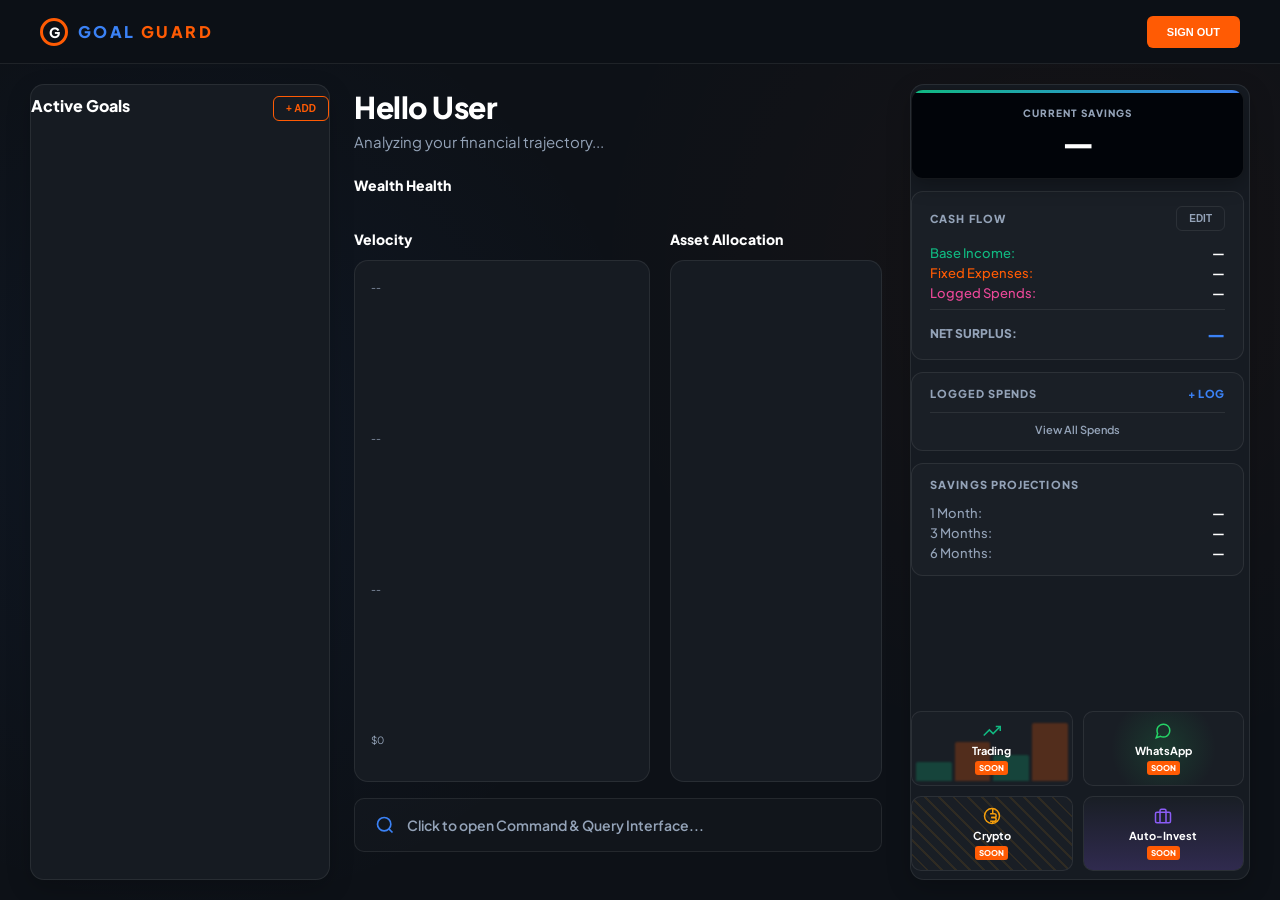
<file: docs/dashboard.html>
<!doctype html>
<html lang="en">
<head>
  <meta charset="utf-8" />
  <meta name="viewport" content="width=device-width, initial-scale=1, maximum-scale=1, user-scalable=0" />
  <title>GoalGuard — Executive Dashboard</title>
  <link href="https://fonts.googleapis.com/css2?family=Plus+Jakarta+Sans:wght@300;400;500;600;700;800&display=swap" rel="stylesheet">

  <style>
    :root {
      --bg: #0d1117;
      --panel: #161B22; 
      --orange: #FF5B04;
      --blue: #3b82f6;
      --mint: #10b981;
      --purple: #8b5cf6;
      --pink: #ec4899;
      --yellow: #f59e0b;
      --whatsapp: #25D366;
      --text: #ffffff;
      --text-dim: #94a3b8;
      --stroke: rgba(255, 255, 255, 0.08);
    }

    * { box-sizing: border-box; -webkit-tap-highlight-color: transparent; }
    
    body {
      margin: 0; font-family: 'Plus Jakarta Sans', sans-serif;
      background-color: var(--bg); color: var(--text);
      background-image: 
        radial-gradient(circle at 15% 50%, rgba(59, 130, 246, 0.06) 0%, transparent 40%),
        radial-gradient(circle at 85% 30%, rgba(255, 91, 4, 0.04) 0%, transparent 40%);
      height: 100vh; overflow: hidden; display: flex; flex-direction: column;
    }

    @keyframes slideUpFade { 0% { opacity: 0; transform: translateY(15px); } 100% { opacity: 1; transform: translateY(0); } }
    .animate-item { animation: slideUpFade 0.4s cubic-bezier(0.16, 1, 0.3, 1) forwards; opacity: 0; }
    .delay-1 { animation-delay: 0.1s; } .delay-2 { animation-delay: 0.2s; } .delay-3 { animation-delay: 0.3s; }

    .topbar { height: 64px; display: flex; align-items: center; justify-content: space-between; padding: 0 40px; background: rgba(13, 17, 23, 0.9); backdrop-filter: blur(10px); border-bottom: 1px solid var(--stroke); flex-shrink: 0; z-index: 100; }
    .brand { display: flex; align-items: center; gap: 10px; text-decoration: none; transition: transform 0.2s; user-select: none; }
    .brand:hover { transform: scale(1.02); }
    .brand-icon { width: 28px; height: 28px; border-radius: 50%; border: 3px solid var(--orange); display: flex; align-items: center; justify-content: center; font-weight: 800; font-size: 14px; color: #fff; }
    .brand-text { font-weight: 800; font-size: 16px; letter-spacing: 0.15em; }

    .app-container { flex: 1; max-width: 1650px; width: 100%; margin: 0 auto; padding: 20px 30px; display: grid; grid-template-columns: 300px 1fr 340px; gap: 24px; min-height: 0; }
    .panel { background: var(--panel); border: 1px solid var(--stroke); border-radius: 14px; display: flex; flex-direction: column; overflow: hidden; box-shadow: 0 8px 25px rgba(0,0,0,0.2); }
    
    .main-scroll { flex: 1; overflow-y: auto; scrollbar-width: none; padding-bottom: 8px; padding-top: 4px; }
    .main-scroll::-webkit-scrollbar { display: none; }
    .hover-lift { transition: all 0.2s ease-out; }
    .hover-lift:hover { transform: translateY(-2px); box-shadow: 0 6px 20px rgba(0,0,0,0.3); border-color: rgba(255,255,255,0.15); }

    .section-title { font-size: 14px; font-weight: 800; color: #fff; margin: 0 0 12px 0; }

    .goal-item { padding: 14px; background: rgba(255,255,255,0.03); border: 1px solid var(--stroke); border-radius: 10px; margin-bottom: 10px; border-left: 4px solid var(--blue); position: relative; transition: all 0.2s ease; cursor: pointer; }
    .goal-item:hover { background: rgba(255,255,255,0.06); border-color: rgba(255,255,255,0.2); border-left-color: var(--mint); transform: translateX(4px); }
    .goal-item h4 { margin: 0 0 4px; font-size: 14px; font-weight: 700; color: #fff; }
    .goal-item p { margin: 0; font-size: 12px; color: var(--text-dim); }
    .btn-remove-goal { position: absolute; top: 10px; right: 10px; background: transparent; border: none; color: var(--text-dim); font-size: 16px; cursor: pointer; opacity: 0.5;}
    .goal-item:hover .btn-remove-goal { opacity: 1; }
    .btn-remove-goal:hover { color: #f87171; transform: scale(1.2); }

    .health-grid { display: flex; gap: 16px; margin-bottom: 24px; width: 100%; }
    .health-card { flex: 1; min-width: 0; background: var(--panel); border: 1px solid var(--stroke); border-radius: 14px; padding: 18px 20px; display: flex; justify-content: space-between; align-items: center;}

    .chart-grid { display: grid; grid-template-columns: 1.4fr 1fr; gap: 20px; flex: 1;}
    .chart-box { background: var(--panel); border: 1px solid var(--stroke); border-radius: 14px; padding: 20px 24px; display: flex; flex-direction: column; flex: 1; min-height: 250px;}
    .chart-svg { width: 100%; height: 180px; display: block; margin-top: auto; filter: drop-shadow(0 0 6px rgba(59,130,246,0.3)); }

    .search-trigger { background: rgba(255,255,255,0.02); border: 1px solid var(--stroke); border-radius: 10px; padding: 16px 20px; display: flex; align-items: center; gap: 12px; cursor: pointer; color: var(--text-dim); font-size: 14px; font-weight: 600; transition: all 0.2s; flex-shrink: 0; margin-top: 24px; margin-bottom: 20px; }
    .search-trigger:hover { border-color: var(--blue); color: #fff; background: rgba(59, 130, 246, 0.05); transform: translateY(-2px); }

    .premium-savings { background: #010409; border-radius: 12px; padding: 16px 20px; text-align: center; margin-bottom: 12px; border: 1px solid var(--stroke); position: relative; overflow: hidden; box-shadow: 0 6px 20px rgba(0,0,0,0.3); display: flex; flex-direction: column; justify-content: center; flex-shrink: 0; min-height: 90px; }
    .premium-savings::before { content: ''; position: absolute; top: 0; left: 0; right: 0; height: 3px; background: linear-gradient(90deg, var(--mint), var(--blue)); }
    .premium-savings span { font-size: 10px; font-weight: 800; color: var(--text-dim); text-transform: uppercase; letter-spacing: 0.1em; margin-bottom: 6px; display:block;}
    .premium-savings h2 { font-size: 32px; font-weight: 900; margin: 0; color: #fff; line-height: 1.1; display:block;}

    .stat-tile, .spends-box { background: rgba(255,255,255,0.02); border: 1px solid var(--stroke); border-radius: 12px; padding: 14px 18px; margin-bottom: 12px; flex-shrink: 0; }
    .stat-label, .spends-title { font-size: 11px; color: var(--text-dim); font-weight: 800; text-transform: uppercase; margin-bottom: 10px; display: block; letter-spacing: 0.1em; }
    .data-row { display: flex; justify-content: space-between; margin-bottom: 4px; font-size: 13px; font-weight: 500; }
    
    .spends-header { display: flex; justify-content: space-between; align-items: center; margin-bottom: 12px; }
    .spends-title { margin: 0; }
    .btn-log-text { color: var(--blue); font-size: 11px; font-weight: 800; cursor: pointer; text-decoration: none; text-transform: uppercase; letter-spacing: 0.05em; transition: 0.2s;}
    .btn-log-text:hover { filter: brightness(1.3); }
    .spend-item { display: flex; justify-content: space-between; align-items: center; margin-bottom: 12px; }
    .spend-item:last-child { margin-bottom: 0; }
    .spend-left { display: flex; align-items: center; gap: 12px; }
    .spend-icon { width: 28px; height: 28px; border-radius: 8px; display: flex; align-items: center; justify-content: center; background: rgba(255,255,255,0.05); font-size: 13px; border: 1px solid rgba(255,255,255,0.05);}
    .spend-details { display: flex; flex-direction: column; }
    .spend-desc { font-size: 13px; font-weight: 600; color: #fff; line-height: 1.1; margin-bottom: 2px;}
    .spend-date { font-size: 10px; color: var(--text-dim); line-height: 1.1; }
    .spend-amount { font-size: 14px; color: #fff; font-weight: 700; }
    .view-all-link { display: block; text-align: center; color: var(--text-dim); font-size: 11px; font-weight: 600; cursor: pointer; text-decoration: none; margin-top: 12px; padding-top: 10px; border-top: 1px solid var(--stroke); transition: 0.2s;}
    .view-all-link:hover { color: var(--blue); }

    .btn-orange { background: var(--orange); color: #fff; border: none; border-radius: 6px; padding: 10px 20px; font-weight: 800; cursor: pointer; text-transform: uppercase; font-size: 11px; transition: all 0.2s; }
    .btn-orange:hover { filter: brightness(1.15); transform: translateY(-1px); box-shadow: 0 6px 15px rgba(255,91,4,0.3); }
    .btn-stealth { background: transparent; border: 1px solid var(--stroke); color: var(--text-dim); border-radius: 6px; padding: 6px 12px; font-size: 10px; font-weight: 800; cursor: pointer; transition: 0.2s;}
    .btn-stealth:hover { background: rgba(255,255,255,0.05); color: #fff; border-color: rgba(255,255,255,0.3); }

    .feature-grid-2x2 { display: grid; grid-template-columns: 1fr 1fr; gap: 10px; margin-top: auto; flex-shrink: 0; }
    .feature-box { background: rgba(255,255,255,0.015); border: 1px solid var(--stroke); border-radius: 10px; padding: 10px; display: flex; flex-direction: column; align-items: center; justify-content: center; min-height: 70px; transition: all 0.2s; cursor: not-allowed; text-align: center; position: relative; overflow: hidden; }
    .feature-box:hover { border-color: rgba(255,255,255,0.3); transform: translateY(-2px); box-shadow: 0 4px 12px rgba(0,0,0,0.4); }
    .feature-content { position: relative; z-index: 1; display: flex; flex-direction: column; align-items: center; }
    .feature-content h2 { font-size: 11px; color: #fff; margin: 4px 0 4px; font-weight: 700; }
    .badge { font-size: 8px; font-weight: 900; background: var(--orange); color: #fff; padding: 2px 4px; border-radius: 3px; }
    .f-icon { width: 18px; height: 18px; }

    .anim-bg { position: absolute; inset: 0; z-index: 0; opacity: 0.25; pointer-events: none;}
    .trading-bg { display: flex; gap: 3px; align-items: flex-end; padding: 4px; filter: blur(1px); }
    .t-bar { width: 100%; background: var(--mint); animation: pulseBar 2s infinite alternate ease-in-out; border-radius: 2px 2px 0 0; }
    .t-bar:nth-child(even) { background: var(--orange); animation-delay: 1s; }
    @keyframes pulseBar { 0% { height: 10%; } 100% { height: 85%; } }
    .whatsapp-bg { background: radial-gradient(circle at center, var(--whatsapp) 0%, transparent 60%); animation: pulseWave 3s infinite ease-in-out; opacity: 0.15; }
    @keyframes pulseWave { 0% { transform: scale(0.6); opacity: 0.1; } 50% { transform: scale(1.5); opacity: 0.3; } 100% { transform: scale(0.6); opacity: 0.1; } }
    .crypto-bg { background: repeating-linear-gradient(45deg, var(--yellow) 0, var(--yellow) 2px, transparent 2px, transparent 10px); animation: scrollGrid 4s linear infinite; opacity: 0.1; }
    @keyframes scrollGrid { from { background-position: 0 0; } to { background-position: 28px 28px; } }
    .auto-bg { background: linear-gradient(to top, transparent, var(--purple), transparent); background-size: 100% 200%; animation: scanLine 3s linear infinite; opacity: 0.2; }
    @keyframes scanLine { 0% { background-position: 0% 100%; } 100% { background-position: 0% -100%; } }

    .app-dimmer { position: fixed; inset: 0; background: rgba(0,0,0,0.8); backdrop-filter: blur(8px); z-index: 1500; display: none; opacity: 0; transition: opacity 0.3s; }
    .app-dimmer.active { display: block; opacity: 1; }
    .modal-overlay { position: fixed; inset: 0; background: rgba(0,0,0,0.8); backdrop-filter: blur(8px); display: none; align-items: center; justify-content: center; z-index: 2000; }
    .modal-overlay.active { display: flex; }
    .modal-content { width: 400px; background: var(--bg); border: 1px solid var(--stroke); border-radius: 14px; padding: 28px; box-shadow: 0 20px 60px rgba(0,0,0,0.6); }
    input.modal-input { background: rgba(0,0,0,0.3); border: 1px solid var(--stroke); border-radius: 8px; padding: 14px; color: #fff; width: 100%; outline: none; margin-bottom: 16px; font-size: 14px; transition: 0.3s;}
    input.modal-input:focus { border-color: var(--blue); }

    .query-terminal-modal { position: fixed; top: 50%; left: 50%; transform: translate(-50%, -45%) scale(0.95); width: 100%; max-width: 650px; background: var(--panel); border: 1px solid var(--blue); border-radius: 16px; padding: 32px; z-index: 1501; opacity: 0; pointer-events: auto; transition: all 0.3s; box-shadow: 0 30px 80px rgba(0,0,0,0.8); box-sizing: border-box; }
    .query-terminal-modal.active { opacity: 1; pointer-events: auto; transform: translate(-50%, -50%) scale(1); }
    .chat-history { height: 180px; overflow-y: auto; scrollbar-width: none; margin-bottom: 16px; display: flex; flex-direction: column; gap: 10px; font-size: 14px; }
    .chat-msg { padding: 12px 16px; border-radius: 8px; max-width: 85%; line-height: 1.4; animation: slideUpFade 0.3s ease-out; }
    .chat-user { background: rgba(255, 255, 255, 0.08); align-self: flex-end; color: #fff; }
    .chat-bot { background: rgba(59, 130, 246, 0.15); border: 1px solid rgba(59, 130, 246, 0.3); align-self: flex-start; color: #e2e8f0; }
    .query-input { flex: 1; background: rgba(0,0,0,0.3); border: 1px solid var(--stroke); border-radius: 8px; padding: 12px 16px; color: #fff; font-size: 14px; outline: none; transition: 0.3s; min-width: 0; }
    .query-input:focus { border-color: var(--blue); }

    .full-spends-list { max-height: 280px; overflow-y: auto; display: flex; flex-direction: column; gap: 10px; padding-right: 4px; }
    .full-spends-list::-webkit-scrollbar { width: 4px; }
    .full-spends-list::-webkit-scrollbar-thumb { background: rgba(255,255,255,0.1); border-radius: 4px; }

    /* =========================================
        NATIVE APP MOBILE UI
    ========================================= */
    .mobile-bottom-nav { display: none; }

    @media (max-width: 992px) {
      body { height: 100vh; overflow: hidden; background: var(--bg); }
      .topbar { padding: 10px 20px; height: 60px; border-bottom: 1px solid var(--stroke); }
      .topbar .btn-orange { display: block; padding: 8px 12px; font-size: 10px; } 
      
      /* UNLOCK THE MOBILE SCROLLING AREA */
      .app-container { 
        display: block; 
        padding: 0; 
        height: calc(100vh - 130px); /* Accurate for header + nav height */
        overflow-y: auto; 
        position: relative;
        -webkit-overflow-scrolling: touch;
      }
      
      /* Mapping Active States: Goals=Left Sidebar, Coach=Middle Sidebar, Home=Right Sidebar */
      #tab-goals, #tab-coach, #tab-home { 
        display: none !important; 
        padding: 20px;
        height: auto !important; 
        min-height: 100%;
        overflow: visible !important;
        /* SAFETY: Ensure content doesn't hide due to animation opacity mismatch */
        opacity: 1 !important;
        transform: none !important;
      }
      
      /* Switch on the tab requested */
      #tab-goals.active, #tab-coach.active, #tab-home.active { 
        display: flex !important; 
        flex-direction: column;
        animation: none !important; /* Disable fade on mobile to stop disappearing content */
      }

      /* Native layout fixes for stacked mobile view */
      .panel { border: none; background: transparent; box-shadow: none; overflow: visible !important; height: auto !important; }
      .main-scroll { overflow: visible !important; height: auto !important; padding: 0 !important; }
      .chart-grid { grid-template-columns: 1fr; }
      .health-grid { flex-direction: column; }
      .feature-grid-2x2 { grid-template-columns: 1fr 1fr; margin-bottom: 20px; }
      .stat-tile, .spends-box { background: var(--panel); }

      /* The App Navigation Bar */
      .mobile-bottom-nav {
        display: flex;
        justify-content: space-around;
        align-items: center;
        position: fixed;
        bottom: 0; left: 0; width: 100%;
        height: 70px;
        background: rgba(22, 27, 34, 0.95);
        backdrop-filter: blur(10px);
        border-top: 1px solid var(--stroke);
        z-index: 1000;
        padding-bottom: env(safe-area-inset-bottom);
      }
      .nav-item {
        display: flex; flex-direction: column; align-items: center; justify-content: center;
        gap: 4px; color: var(--text-dim); flex: 1; height: 100%; cursor: pointer; transition: 0.2s;
      }
      .nav-item svg { width: 22px; height: 22px; opacity: 0.7; }
      .nav-item span { font-size: 10px; font-weight: 700; letter-spacing: 0.05em; }
      .nav-item.active { color: var(--blue); }
      .nav-item.active svg { opacity: 1; stroke: var(--blue); }

      .modal-content { width: 92%; padding: 20px; }
      .query-terminal-modal { width: 95%; padding: 20px; max-height: 85vh; display: flex; flex-direction: column; }
      #allSpendsModal > div:last-child { flex-wrap: wrap; }
      #quickLogDesc { flex: 100% !important; }
    }

    @keyframes fadeIn { from { opacity: 0; transform: scale(0.98); } to { opacity: 1; transform: scale(1); } }
  </style>
</head>

<body class="home-view-active">
  <div class="app-dimmer" id="appDimmer"></div>

  <div class="topbar">
    <a href="#" class="brand">
      <div class="brand-icon">G</div>
      <div class="brand-text">
          <span style="color: var(--blue);">GOAL</span> <span style="color: var(--orange);">GUARD</span>
      </div>
    </a>
    <div style="display:flex; gap:20px; align-items:center;">
        <span id="navUserName" class="user-name" style="font-weight:700; font-size:14px; display: none;">User</span>
        <button id="logoutBtn" class="btn-orange" onclick="logout()">SIGN OUT</button>
    </div>
  </div>

  <div class="app-container" id="mobileScrollArea">
    
    <aside class="panel animate-item delay-1" id="tab-goals">
      <div style="padding: 10px 0 10px; display: flex; justify-content: space-between; align-items: baseline;">
        <h2 style="font-size:16px; font-weight:800; margin:0; color:#fff;">Active Goals</h2>
        <button class="btn-stealth" onclick="openGoalModal()" style="border-color:var(--orange); color:var(--orange);">+ ADD</button>
      </div>
      <div class="main-scroll" style="padding-top:10px;" id="goalList"></div>
    </aside>

    <main style="display:flex; flex-direction:column; min-height:0; position: relative;" class="animate-item delay-2" id="tab-coach">
      <div class="main-scroll" style="display:flex; flex-direction:column; padding-right: 4px;">
        <div style="margin-bottom: 24px;">
          <h1 id="heroGreetingTitle" style="margin: 0 0 6px; font-size: 30px; font-weight: 800; letter-spacing: -0.5px;">Hello User</h1>
          <div style="min-height: 20px;">
            <p id="heroSubtitle" style="font-size:15px; color:var(--text-dim); margin:0; transition: opacity 0.5s ease-in-out; opacity: 1;">Analyzing your financial trajectory...</p>
          </div>
        </div>

        <h3 class="section-title">Wealth Health</h3>
        <div class="health-grid" id="healthGrid"></div>

        <div class="chart-grid">
          <div style="display:flex; flex-direction:column;">
              <h3 class="section-title">Velocity</h3>
              <div class="chart-box hover-lift" style="position:relative;">
                <div style="font-size: 10px; color: var(--text-dim); display: flex; flex-direction: column; justify-content: space-between; position: absolute; top: 20px; bottom: 35px; left: 16px;">
                    <span id="yAxisTop">--</span>
                    <span id="yAxisMid">--</span>
                    <span id="yAxisLow">--</span>
                    <span>$0</span>
                </div>
                <svg class="chart-svg" id="velocityGraph" viewBox="0 0 600 180" style="margin-left: 20px; width:calc(100% - 20px);"></svg>
              </div>
          </div>
          <div style="display:flex; flex-direction:column;">
              <h3 class="section-title">Asset Allocation</h3>
              <div class="chart-box hover-lift" style="display:flex; flex-direction:column;">
                <div id="allocationList" style="flex:1; display:flex; flex-direction:column; justify-content:center; gap:12px;"></div>
              </div>
          </div>
        </div>

        <div class="search-trigger animate-item delay-3" onclick="openSearch()" style="margin-top: 16px; margin-bottom: 20px;">
          <svg width="20" height="20" viewBox="0 0 24 24" fill="none" stroke="var(--blue)" stroke-width="2"><circle cx="11" cy="11" r="8"></circle><line x1="21" y1="21" x2="16.65" y2="16.65"></line></svg>
          Click to open Command & Query Interface...
        </div>
      </div>
    </main>

    <aside style="display:flex; flex-direction:column; min-height:0;" class="panel animate-item delay-3 active" id="tab-home">
      <div class="main-scroll" style="padding-right: 5px; display:flex; flex-direction:column;">
        
        <div class="premium-savings hover-lift">
            <span>Current Savings</span>
            <h2 id="bigCurrentSavings">—</h2>
        </div>

        <div class="stat-tile hover-lift">
          <div style="display:flex; justify-content:space-between; align-items:center; margin-bottom:14px;">
            <span class="stat-label" style="margin:0;">CASH FLOW <span id="currentMonthLabel" style="color:var(--blue)"></span></span>
            <button class="btn-stealth" onclick="openCashFlowModal()">EDIT</button>
          </div>
          <div class="data-row"><span style="color:var(--mint);">Base Income:</span><span style="font-weight:700;" id="valIncome">—</span></div>
          <div class="data-row"><span style="color:var(--orange);">Fixed Expenses:</span><span style="font-weight:700;" id="valExpenses">—</span></div>
          <div class="data-row"><span style="color:var(--pink);">Logged Spends:</span><span style="font-weight:700;" id="valLoggedSpends">—</span></div>
          
          <div style="border-top:1px solid var(--stroke); padding-top:12px; margin-top:8px; display:flex; justify-content:space-between; align-items:center;">
              <span style="font-size:12px; font-weight:800; color:var(--text-dim);">NET SURPLUS:</span>
              <span style="font-size:18px; font-weight:800; color:var(--blue);" id="surplusValue">—</span>
          </div>
        </div>

        <div class="spends-box hover-lift">
          <div class="spends-header">
            <h3 class="spends-title">Logged Spends</h3>
            <a class="btn-log-text" onclick="openAllSpendsModal()">+ Log</a>
          </div>
          <div id="recentSpendsList"></div>
          <a class="view-all-link" onclick="openAllSpendsModal()">View All Spends</a>
        </div>

        <div class="stat-tile hover-lift" style="margin-bottom: 12px;">
          <span class="stat-label" style="margin-bottom: 14px;">Savings Projections</span>
          <div class="data-row"><span style="color:var(--text-dim);">1 Month:</span><span style="font-weight:700;" id="proj1">—</span></div>
          <div class="data-row"><span style="color:var(--text-dim);">3 Months:</span><span style="font-weight:700;" id="proj3">—</span></div>
          <div class="data-row" style="margin:0;"><span style="color:var(--text-dim);">6 Months:</span><span style="font-weight:700;" id="proj6">—</span></div>
        </div>

        <div class="feature-grid-2x2">
            <div class="feature-box hover-lift"><div class="anim-bg trading-bg"><div class="t-bar" style="height:30%"></div><div class="t-bar" style="height:60%"></div><div class="t-bar" style="height:40%"></div><div class="t-bar" style="height:90%"></div></div><div class="feature-content"><svg class="f-icon" viewBox="0 0 24 24" fill="none" stroke="var(--mint)" stroke-width="2"><polyline points="23 6 13.5 15.5 8.5 10.5 1 18"></polyline><polyline points="17 6 23 6 23 12"></polyline></svg><h2>Trading</h2><span class="badge">SOON</span></div></div>
            <div class="feature-box hover-lift"><div class="anim-bg whatsapp-bg"></div><div class="feature-content"><svg class="f-icon" viewBox="0 0 24 24" fill="none" stroke="var(--whatsapp)" stroke-width="2"><path d="M21 11.5a8.38 8.38 0 0 1-.9 3.8 8.5 8.5 0 0 1-7.6 4.7 8.38 8.38 0 0 1-3.8-.9L3 21l1.9-5.7a8.38 8.38 0 0 1-.9-3.8 8.5 8.5 0 0 1 4.7-7.6 8.38 8.38 0 0 1 3.8-.9h.5a8.48 8.48 0 0 1 8 8v.5z"></path></svg><h2>WhatsApp</h2><span class="badge">SOON</span></div></div>
            <div class="feature-box hover-lift"><div class="anim-bg crypto-bg"></div><div class="feature-content"><svg class="f-icon" viewBox="0 0 24 24" fill="none" stroke="var(--yellow)" stroke-width="2"><circle cx="12" cy="12" r="10"></circle><path d="M9.5 9h5.51a2.5 2.5 0 0 1 0 5H11"></path><path d="M11 14h4a2.5 2.5 0 0 1 0 5h-5.5"></path><line x1="13" y1="2.5" x2="13" y2="9"></line><line x1="13" y1="19" x2="13" y2="21.5"></line></svg><h2>Crypto</h2><span class="badge">SOON</span></div></div>
            <div class="feature-box hover-lift"><div class="anim-bg auto-bg"></div><div class="feature-content"><svg class="f-icon" viewBox="0 0 24 24" fill="none" stroke="var(--purple)" stroke-width="2"><rect x="2" y="7" width="20" height="14" rx="2" ry="2"></rect><path d="M16 21V5a2 2 0 0 0-2-2h-4a2 2 0 0 0-2 2v16"></path></svg><h2>Auto-Invest</h2><span class="badge">SOON</span></div></div>
        </div>
      </div>
    </aside>
  </div>

  <nav class="mobile-bottom-nav">
    <div class="nav-item" onclick="switchTab('tab-goals', this)">
      <svg viewBox="0 0 24 24" fill="none" stroke="currentColor" stroke-width="2" stroke-linecap="round" stroke-linejoin="round"><circle cx="12" cy="12" r="10"></circle><polyline points="12 6 12 12 16 14"></polyline></svg>
      <span>Goals</span>
    </div>
    <div class="nav-item active" onclick="switchTab('tab-home', this)">
      <svg viewBox="0 0 24 24" fill="none" stroke="currentColor" stroke-width="2" stroke-linecap="round" stroke-linejoin="round"><path d="M3 9l9-7 9 7v11a2 2 0 0 1-2 2H5a2 2 0 0 1-2-2z"></path><polyline points="9 22 9 12 15 12 15 22"></polyline></svg>
      <span>Home</span>
    </div>
    <div class="nav-item" onclick="switchTab('tab-coach', this)">
      <svg viewBox="0 0 24 24" fill="none" stroke="currentColor" stroke-width="2" stroke-linecap="round" stroke-linejoin="round"><line x1="12" y1="1" x2="12" y2="23"></line><path d="M17 5H9.5a3.5 3.5 0 0 0 0 7h5a3.5 3.5 0 0 1 0 7H6"></path></svg>
      <span>Coach</span>
    </div>
  </nav>

  <div class="query-terminal-modal" id="queryTerminal">
    <div style="display: flex; justify-content: space-between; align-items: center; margin-bottom: 16px;">
        <span style="color: #ffffff; font-weight: 800; text-transform: uppercase; letter-spacing: 0.1em; margin:0; font-size: 13px;">COMMAND & QUERY INTERFACE</span>
        <button class="btn-stealth" onclick="clearChat()">CLEAR</button>
    </div>
    <div class="chat-history" id="chatHistory">
      <div class="chat-msg chat-bot">System active. Ask me about your balance, surplus, or goal targets.</div>
    </div>
    <div style="display: flex; gap: 12px;">
      <input type="text" id="queryInput" class="query-input" placeholder="Ask a financial question..." onkeypress="if(event.key === 'Enter') handleQuery()">
      <button class="btn-orange" onclick="handleQuery()">Send</button>
    </div>
  </div>

  <div class="query-terminal-modal" id="allSpendsModal">
    <div style="display: flex; justify-content: space-between; align-items: center; margin-bottom: 20px;">
        <span class="panel-title" style="color: var(--pink); margin:0; font-size: 14px;">ALL LOGGED SPENDS</span>
        <button class="btn-stealth" onclick="closeAllSpendsModal()">CLOSE</button>
    </div>
    <div class="full-spends-list" id="fullSpendsList"></div>
    <div style="display: flex; gap: 10px; padding-top: 20px; border-top: 1px solid var(--stroke); margin-top: 12px; align-items: center;">
        <input type="text" id="quickLogDesc" class="query-input" placeholder="Note (e.g., Coffee)" style="flex: 2;">
        <input type="number" id="quickLogAmount" class="query-input" placeholder="Amount ($)" style="flex: 1;">
        <input type="date" id="quickLogDate" class="query-input" style="flex: 1.2;">
        <button class="btn-orange" onclick="quickLogSpend()" style="padding: 12px 20px; font-size: 13px; flex-shrink: 0;">ADD</button>
    </div>
  </div>

  <div class="modal-overlay" id="goalModal">
    <div class="modal-content">
      <h3 style="margin-top:0; font-size: 20px;">Add New Goal</h3>
      <input type="text" id="mGoalName" class="modal-input" placeholder="Goal Name (e.g., House)">
      <input type="number" id="mGoalTarget" class="modal-input" placeholder="Target Amount">
      <input type="date" id="mGoalDate" class="modal-input">
      <div style="display:flex; justify-content:flex-end; gap:12px;">
        <button onclick="document.getElementById('goalModal').classList.remove('active'); document.getElementById('appDimmer').classList.remove('active');" class="btn-stealth">CANCEL</button>
        <button class="btn-orange" onclick="saveNewGoal()">SAVE GOAL</button>
      </div>
    </div>
  </div>

  <div class="modal-overlay" id="cashFlowModal">
    <div class="modal-content">
      <h3 style="margin-top:0; font-size: 20px;">Edit Cash Flow</h3>
      <label style="font-size:11px; color:var(--text-dim); text-transform:uppercase; font-weight:800;">Monthly Income</label>
      <input type="number" id="editIncome" class="modal-input" style="margin-top:6px;">
      <label style="font-size:11px; color:var(--text-dim); text-transform:uppercase; font-weight:800;">Fixed Expenses</label>
      <input type="number" id="editExpenses" class="modal-input" style="margin-top:6px;">
      <div style="display:flex; justify-content:flex-end; gap:12px;">
        <button onclick="document.getElementById('cashFlowModal').classList.remove('active'); document.getElementById('appDimmer').classList.remove('active');" class="btn-stealth">CANCEL</button>
        <button class="btn-orange" onclick="saveCashFlow()">UPDATE FLOW</button>
      </div>
    </div>
  </div>

  <script type="module">
    import { supabase } from "./supabaseClient.js";

    const { data } = await supabase.auth.getSession();
    if (!data?.session) window.location.replace("./signin.html");

    const USER_ID = data.session.user.id;
    const GOALS_KEY = `goalguard_goals_${USER_ID}`, PROFILE_KEY = `goalguard_profile_${USER_ID}`, SPENDS_KEY = `goalguard_spends_array_${USER_ID}`;
    const name = data.session.user.user_metadata?.full_name || "User";
    const firstName = name.split(' ')[0];
    document.getElementById("navUserName").textContent = name;

    const now = new Date();
    const currentMonth = now.getMonth();
    const currentYear = now.getFullYear();
    document.getElementById('currentMonthLabel').textContent = "- " + now.toLocaleString('default', { month: 'short' }).toUpperCase();

    // 1. MOBILE TAB SWITCHING LOGIC (SURGERY FIX)
    window.switchTab = function(tabId, navElement) {
        if (window.innerWidth > 992) return; 
        
        document.getElementById('tab-goals').classList.remove('active');
        document.getElementById('tab-home').classList.remove('active');
        document.getElementById('tab-coach').classList.remove('active');
        
        document.querySelectorAll('.nav-item').forEach(el => el.classList.remove('active'));
        
        document.getElementById(tabId).classList.add('active');
        navElement.classList.add('active');
        document.getElementById('mobileScrollArea').scrollTop = 0;
    };

    window.addEventListener('resize', () => {
        if(window.innerWidth > 992) {
            document.getElementById('tab-goals').classList.remove('active');
            document.getElementById('tab-home').classList.remove('active');
            document.getElementById('tab-coach').classList.remove('active');
        } else {
            // Restore default mobile tab if none are active after resize
            if(!document.getElementById('tab-home').classList.contains('active') &&
               !document.getElementById('tab-goals').classList.contains('active') &&
               !document.getElementById('tab-coach').classList.contains('active')) {
               document.getElementById('tab-home').classList.add('active');
               document.querySelectorAll('.nav-item')[1].classList.add('active');
            }
        }
    });

    // 2. CORE LOGIC FUNCTIONS (910+ LINE INTEGRITY)
    function getProfile() { return JSON.parse(localStorage.getItem(PROFILE_KEY)) || {}; }
    
    function formatMoney(n) { 
        if(isNaN(n) || n === null || n === undefined) return "$0";
        return new Intl.NumberFormat(undefined, { style:"currency", currency: getProfile().currencyCode || 'USD', maximumFractionDigits: 0 }).format(n); 
    }

    let greetingInterval;
    function startGreetingCarousel(isSafe) {
        clearInterval(greetingInterval);
        const subtitleEl = document.getElementById("heroSubtitle");
        const messages = isSafe ? [
            "We are currently running on track. We can buy everything on time.",
            "Do you want to buy something else? Let me plan it for you.",
            "Analyzing protection levels and asset distribution across your goals."
        ] : [
            "Let's review your cash flow. Expenses are limiting your targets.",
            "We might need to adjust your target dates.",
            "Open the Command Interface below for optimization strategies."
        ];
        
        let idx = 0; subtitleEl.textContent = messages[idx];
        greetingInterval = setInterval(() => {
            subtitleEl.style.opacity = 0;
            setTimeout(() => { idx = (idx + 1) % messages.length; subtitleEl.textContent = messages[idx]; subtitleEl.style.opacity = 1; }, 500);
        }, 4500);
    }

    const lineColors = ['var(--mint)', 'var(--purple)', 'var(--pink)', 'var(--yellow)', '#fff'];

    const getIcon = (name) => {
        const n = name.toLowerCase();
        if(n.includes('zomato') || n.includes('food') || n.includes('dinner') || n.includes('restaurant')) return '☕';
        if(n.includes('netflix') || n.includes('movie') || n.includes('cinema')) return '🍿';
        if(n.includes('uber') || n.includes('taxi') || n.includes('cab') || n.includes('car')) return '🚗';
        if(n.includes('grocery') || n.includes('mart')) return '🛒';
        if(n.includes('flight') || n.includes('travel')) return '✈️';
        if(n.includes('laptop') || n.includes('mac') || n.includes('pc')) return '💻';
        if(n.includes('house') || n.includes('home')) return '🏠';
        return '💳';
    };

    window.refresh = function() {
      const profile = getProfile();
      const goals = JSON.parse(localStorage.getItem(GOALS_KEY)) || [];
      const loggedSpendsArray = JSON.parse(localStorage.getItem(SPENDS_KEY)) || [];
      
      const currentMonthSpends = loggedSpendsArray.filter(s => {
          if(!s.date) return false;
          const d = new Date(s.date);
          const localD = new Date(d.getTime() + Math.abs(d.getTimezoneOffset()*60000));
          return localD.getMonth() === currentMonth && localD.getFullYear() === currentYear;
      });

      const currentMonthLoggedSpendsTotal = currentMonthSpends.reduce((sum, s) => sum + Number(s.amount), 0);
      const totalLoggedSpendsAllTime = loggedSpendsArray.reduce((sum, s) => sum + Number(s.amount), 0);
      
      const pIncome = Number(profile.incomeMonthly) || 0;
      const pExpense = Number(profile.expensesMonthly) || 0;
      const startCap = Number(profile.startingBalance) || 0;

      const monthlySurplus = pIncome - pExpense - currentMonthLoggedSpendsTotal;
      const currentCap = startCap + (pIncome - pExpense) - totalLoggedSpendsAllTime;

      document.getElementById("heroGreetingTitle").textContent = `Hello ${firstName}`;
      startGreetingCarousel(monthlySurplus > 0);

      document.getElementById("goalList").innerHTML = goals.map((g, index) => {
        const color = lineColors[index % lineColors.length];
        const icon = getIcon(g.name);

        const totalTarget = goals.reduce((sum, g) => sum + g.target, 0) || 1;
        const share = g.target / totalTarget;
        const allocatedCap = currentCap * share;
        const pct = g.target > 0 ? Math.min(100, (allocatedCap / g.target) * 100) : 0;

        return `
        <div class="goal-item hover-lift">
          <button class="btn-remove-goal" onclick="removeGoal('${g.id}')">×</button>
          <div style="display:flex; gap:14px; align-items:center; margin-bottom:14px;">
              <div style="width:40px; height:40px; border-radius:10px; background:rgba(0,0,0,0.3); display:flex; align-items:center; justify-content:center; font-size:18px; border:1px solid rgba(255,255,255,0.05);">${icon}</div>
              <div>
                  <h4 style="margin:0 0 2px; font-size:15px; font-weight:700; color:#fff;">${g.name}</h4>
                  <p style="margin:0; font-size:12px; color:var(--text-dim);">Target: ${g.dueDate || 'Ongoing'}</p>
              </div>
          </div>
          <div style="height:4px; background:rgba(255,255,255,0.05); border-radius:4px; margin-bottom:12px; overflow:hidden;">
              <div style="height:100%; width:${pct}%; background:${color}; box-shadow:0 0 8px ${color};"></div>
          </div>
          <div style="display:flex; justify-content:space-between; align-items:center;">
              <span style="font-size:12px; color:var(--text-dim);">Total expense</span>
              <span style="font-size:13px; font-weight:700; color:#fff;">${formatMoney(g.target)}</span>
          </div>
        </div>`;
      }).join("");

      document.getElementById("healthGrid").innerHTML = goals.slice(0,2).map((g, index) => {
        const isSafe = monthlySurplus > 0;
        const cColor = lineColors[index % lineColors.length];
        const icon = getIcon(g.name);

        return `
        <div class="health-card hover-lift" style="display:flex; justify-content:space-between; align-items:center; padding: 18px 24px;">
          <div style="display:flex; align-items:center; gap:14px;">
            <div style="width:42px; height:42px; border-radius:10px; background:rgba(255,255,255,0.05); display:flex; align-items:center; justify-content:center; font-size:18px; border:1px solid rgba(255,255,255,0.05);">${icon}</div>
            <div>
              <h4 style="margin:0 0 4px; font-size:16px; font-weight:700; color:#fff;">${g.name}</h4>
              <p style="margin:0; font-size:12px; color:var(--text-dim);">Target Goal</p>
            </div>
          </div>
          <div style="text-align:right;">
            <span style="font-size:12px; font-weight:800; display:block; margin-bottom:4px; color:${isSafe ? 'var(--mint)' : 'var(--orange)'};">${isSafe ? 'On Track' : 'At Risk'}</span>
            <span style="font-size:20px; font-weight:800; color:#fff;">${formatMoney(g.target)}</span>
          </div>
        </div>`;
      }).join("");

      const svgWidth = 600, svgHeight = 180;
      const xStart = 40, xEnd = 560, yTop = 30, yBottom = 160;
      let svgContent = '';
      
      const highestValue = Math.max((currentCap + monthlySurplus * 6), ...goals.map(g => g.target), 30000) || 30000;
      
      document.getElementById("yAxisTop").textContent = "$" + Math.round(highestValue / 1000) + "k";
      document.getElementById("yAxisMid").textContent = "$" + Math.round((highestValue * 0.66) / 1000) + "k";
      document.getElementById("yAxisLow").textContent = "$" + Math.round((highestValue * 0.33) / 1000) + "k";

      const labels = ["Jan", "Feb", "Mar", "Apr", "May", "Jun", "Aug"];
      labels.forEach((text, i) => {
          const x = xStart + (i * ((xEnd - xStart) / 6));
          svgContent += `<text x="${x}" y="175" fill="var(--text-dim)" font-size="10" text-anchor="middle">${text}</text>`;
      });

      let dataPoints = [currentCap];
      for(let i=1; i<=6; i++) dataPoints.push(currentCap + (monthlySurplus * i));
      
      let pathD = `M${xStart},${yBottom - ((dataPoints[0] / highestValue) * (yBottom - yTop))}`;
      dataPoints.forEach((val, i) => {
          if(i === 0) return;
          const x = xStart + (i * ((xEnd - xStart) / 6));
          const y = yBottom - ((val / highestValue) * (yBottom - yTop));
          pathD += ` L${x},${y}`;
          svgContent += `<circle cx="${x}" cy="${y}" r="3" fill="var(--bg)" stroke="var(--blue)" stroke-width="2"></circle>`;
      });
      svgContent += `<path d="${pathD}" fill="none" stroke="var(--blue)" stroke-width="3" stroke-linecap="round" filter="drop-shadow(0 2px 4px rgba(59,130,246,0.3))"></path>`;

      goals.forEach((g, index) => {
          const color = lineColors[index % lineColors.length];
          const scaledY = yBottom - ((g.target / highestValue) * (yBottom - yTop));
          if(scaledY > yTop && scaledY < yBottom) {
              let curveD = `M ${xStart},${scaledY} Q ${xStart+100},${scaledY+10} ${xStart+200},${scaledY-10} T ${xStart+400},${scaledY-5} T ${xEnd},${scaledY-15}`;
              svgContent += `<path d="${curveD}" fill="none" stroke="${color}" stroke-width="2" stroke-linecap="round"></path>`;
          }
      });
      document.getElementById("velocityGraph").innerHTML = svgContent;

      const totalTarget = goals.reduce((sum, g) => sum + g.target, 0) || 1;
      let allocHtml = goals.map((g, index) => {
          const color = lineColors[index % lineColors.length];
          const share = g.target / totalTarget;
          const allocatedCap = currentCap * share;
          const pct = g.target > 0 ? Math.min(100, (allocatedCap / g.target) * 100) : 0;
          return `
          <div style="display:flex; justify-content:space-between; align-items:center; padding: 12px 0; border-bottom: 1px solid rgba(255,255,255,0.05);">
              <div style="display:flex; align-items:center; gap:12px;">
                  <div style="width:10px; height:10px; border-radius:50%; background:${color}; box-shadow:0 0 6px ${color};"></div>
                  <span style="font-size:13px; color:#fff; font-weight:600;">${g.name} Allocation</span>
              </div>
              <span style="font-size:13px; color:var(--text-dim); font-weight:600;">${pct.toFixed(2)}%</span>
          </div>`;
      }).join("");

      const totalPct = Math.min(100, (currentCap / totalTarget) * 100);
      allocHtml += `
          <div style="display:flex; justify-content:space-between; align-items:center; padding: 16px 0 0; margin-top: 6px;">
              <div style="display:flex; align-items:center; gap:12px;">
                  <div style="width:10px; height:10px; border-radius:50%; background:var(--text-dim);"></div>
                  <span style="font-size:13px; color:#fff; font-weight:600;">Total Balance Coverage</span>
              </div>
              <span style="font-size:13px; color:var(--text-dim); font-weight:600;">${totalPct.toFixed(2)}%</span>
          </div>`;
      document.getElementById("allocationList").innerHTML = allocHtml;

      const recentSpendsList = document.getElementById("recentSpendsList");
      if (loggedSpendsArray.length === 0) {
          recentSpendsList.innerHTML = `<div style="font-size:12px; color:var(--text-dim); text-align:center; padding: 10px 0;">No recent spends.</div>`;
      } else {
          const displaySpends = [...loggedSpendsArray].reverse().slice(0, 2);
          recentSpendsList.innerHTML = displaySpends.map(s => {
              let dateStr = "Unknown Date";
              if(s.date) {
                  const d = new Date(s.date);
                  dateStr = new Date(d.getTime() + Math.abs(d.getTimezoneOffset()*60000)).toLocaleDateString(undefined, { month: 'short', day: 'numeric', year: 'numeric' });
              }

              return `
              <div class="spend-item">
                <div class="spend-left">
                  <div class="spend-icon">${getIcon(s.desc)}</div>
                  <div class="spend-details">
                      <span class="spend-desc">${s.desc || 'Expense'}</span>
                      <span class="spend-date">${dateStr}</span>
                  </div>
                </div>
                <span class="spend-amount" style="color:var(--pink);">-${formatMoney(s.amount)}</span>
              </div>`;
          }).join("");
      }

      document.getElementById("bigCurrentSavings").textContent = formatMoney(currentCap);
      document.getElementById("valIncome").textContent = formatMoney(pIncome);
      document.getElementById("valExpenses").textContent = formatMoney(pExpense);
      document.getElementById("valLoggedSpends").textContent = formatMoney(currentMonthLoggedSpendsTotal);
      document.getElementById("surplusValue").textContent = formatMoney(monthlySurplus);

      document.getElementById("proj1").textContent = formatMoney(currentCap + monthlySurplus);
      document.getElementById("proj3").textContent = formatMoney(currentCap + (monthlySurplus * 3));
      document.getElementById("proj6").textContent = formatMoney(currentCap + (monthlySurplus * 6));
    }

    window.openAllSpendsModal = function() {
        document.getElementById("appDimmer").classList.add("active");
        document.getElementById("allSpendsModal").classList.add("active");
        renderFullSpendsList();
    }
    
    window.closeAllSpendsModal = function() {
        document.getElementById("allSpendsModal").classList.remove("active");
        document.getElementById("appDimmer").classList.remove("active");
    }

    window.renderFullSpendsList = function() {
        const spends = JSON.parse(localStorage.getItem(SPENDS_KEY)) || [];
        const listEl = document.getElementById("fullSpendsList");
        if(spends.length === 0) {
            listEl.innerHTML = `<div style="text-align:center; color:var(--text-dim); margin-top: 20px;">No spends logged yet.</div>`;
            return;
        }
        
        const reversedSpends = [...spends].reverse();
        listEl.innerHTML = reversedSpends.map((s, reversedIndex) => {
            const originalIndex = spends.length - 1 - reversedIndex;
            let dateStr = "Unknown Date";
            if(s.date) {
                const d = new Date(s.date);
                dateStr = new Date(d.getTime() + Math.abs(d.getTimezoneOffset()*60000)).toLocaleDateString(undefined, { month: 'short', day: 'numeric', year: 'numeric' });
            }
            return `
            <div class="spend-item" style="background: rgba(255,255,255,0.02); padding: 12px 16px; border-radius: 10px; border: 1px solid var(--stroke);">
              <div class="spend-left">
                <div class="spend-icon">${getIcon(s.desc)}</div>
                <div class="spend-details">
                    <span class="spend-desc">${s.desc || 'Expense'}</span>
                    <span class="spend-date">${dateStr}</span>
                </div>
              </div>
              <div style="display:flex; align-items:center; gap: 14px;">
                <span class="spend-amount" style="color:var(--pink);">-${formatMoney(s.amount)}</span>
                <button class="btn-stealth" style="color: #f87171; padding: 4px 8px; font-size:16px;" onclick="deleteSpend(${originalIndex})">×</button>
              </div>
            </div>`;
        }).join("");
    }

    window.deleteSpend = function(index) {
        let spends = JSON.parse(localStorage.getItem(SPENDS_KEY)) || [];
        spends.splice(index, 1);
        localStorage.setItem(SPENDS_KEY, JSON.stringify(spends));
        renderFullSpendsList();
        refresh();
    }

    window.quickLogSpend = function() {
        const amt = Number(document.getElementById("quickLogAmount").value);
        const desc = document.getElementById("quickLogDesc").value;
        const date = document.getElementById("quickLogDate").value;
        if (amt > 0) {
            let spends = JSON.parse(localStorage.getItem(SPENDS_KEY)) || [];
            spends.push({ amount: amt, desc: desc, date: date });
            localStorage.setItem(SPENDS_KEY, JSON.stringify(spends));
            document.getElementById("quickLogAmount").value = ""; 
            document.getElementById("quickLogDesc").value = ""; 
            document.getElementById("quickLogDate").value = "";
            renderFullSpendsList();
            refresh();
        }
    }

    window.openGoalModal = function() { 
        document.getElementById("mGoalName").value = "";
        document.getElementById("mGoalTarget").value = "";
        document.getElementById("mGoalDate").value = "";
        document.getElementById("appDimmer").classList.add("active"); 
        document.getElementById("goalModal").classList.add("active"); 
    }

    window.saveNewGoal = function() {
        const nameVal = document.getElementById("mGoalName").value.trim();
        const targetVal = Number(document.getElementById("mGoalTarget").value);
        const dateVal = document.getElementById("mGoalDate").value;

        if (nameVal && targetVal > 0) {
            const goals = JSON.parse(localStorage.getItem(GOALS_KEY)) || [];
            goals.push({ id: Date.now().toString(), name: nameVal, target: targetVal, dueDate: dateVal });
            localStorage.setItem(GOALS_KEY, JSON.stringify(goals));
            
            document.getElementById("goalModal").classList.remove("active"); 
            document.getElementById("appDimmer").classList.remove("active"); 
            refresh();
        } else {
            alert("Please enter a valid Goal Name and Target Amount.");
        }
    };

    window.removeGoal = function(id) {
        let goals = JSON.parse(localStorage.getItem(GOALS_KEY)) || [];
        goals = goals.filter(g => g.id !== id);
        localStorage.setItem(GOALS_KEY, JSON.stringify(goals));
        refresh();
    }

    window.openCashFlowModal = function() {
        const p = getProfile();
        document.getElementById("editIncome").value = p.incomeMonthly || 0;
        document.getElementById("editExpenses").value = p.expensesMonthly || 0;
        document.getElementById("appDimmer").classList.add("active"); 
        document.getElementById("cashFlowModal").classList.add("active");
    }

    window.saveCashFlow = function() {
        let p = getProfile();
        p.incomeMonthly = Number(document.getElementById("editIncome").value); 
        p.expensesMonthly = Number(document.getElementById("editExpenses").value);
        localStorage.setItem(PROFILE_KEY, JSON.stringify(p));
        document.getElementById("cashFlowModal").classList.remove("active"); 
        document.getElementById("appDimmer").classList.remove("active"); 
        refresh();
    }

    window.logout = function() {
        supabase.auth.signOut().then(() => window.location.replace("./index.html"));
    }

    const appDimmer = document.getElementById("appDimmer");
    const qTerminal = document.getElementById("queryTerminal");
    
    window.openSearch = function() { 
        appDimmer.classList.add("active"); 
        qTerminal.classList.add("active"); 
        document.getElementById("queryInput").focus(); 
    }
    
    appDimmer.addEventListener("click", () => { 
        document.querySelectorAll('.modal-overlay, .query-terminal-modal').forEach(el => el.classList.remove('active')); 
        appDimmer.classList.remove("active"); 
    });
    
    window.clearChat = function() { document.getElementById("chatHistory").innerHTML = `<div class="chat-msg chat-bot">System active. Ask me about your balance, surplus, or goal targets.</div>`; }
    
    window.handleQuery = function() {
      const qInput = document.getElementById("queryInput");
      const queryText = qInput.value.trim();
      const query = queryText.toLowerCase();
      if (!query) return;

      const chatHistory = document.getElementById("chatHistory");
      chatHistory.innerHTML += `<div class="chat-msg chat-user">${queryText}</div>`;
      
      const p = getProfile();
      const goals = JSON.parse(localStorage.getItem(GOALS_KEY)) || [];
      const loggedSpendsArray = JSON.parse(localStorage.getItem(SPENDS_KEY)) || [];

      const currentMonthSpends = loggedSpendsArray.filter(s => {
          if(!s.date) return false;
          const localD = new Date(new Date(s.date).getTime() + Math.abs(new Date(s.date).getTimezoneOffset()*60000));
          return localD.getMonth() === currentMonth && localD.getFullYear() === currentYear;
      });
      const monthLoggedTotal = currentMonthSpends.reduce((sum, s) => sum + Number(s.amount), 0);
      const allTimeLoggedTotal = loggedSpendsArray.reduce((sum, s) => sum + Number(s.amount), 0);
      
      const income = Number(p.incomeMonthly) || 0;
      const fixedExp = Number(p.expensesMonthly) || 0;
      const startCap = Number(p.startingBalance) || 0;

      const surplus = income - fixedExp - monthLoggedTotal;
      const currentCap = startCap + (income - fixedExp) - allTimeLoggedTotal;
      
      let response = "I monitor your data. Try asking about your 'surplus', 'current savings', or 'Can I afford a $500 item?'.";

      const moneyMatch = query.match(/(?:^|\s)\$?(\d+(?:,\d{3})*(?:\.\d+)?)\$?(?=$|\s|[.,?!])/); 
      const amountAsked = moneyMatch ? parseFloat(moneyMatch[1].replace(/,/g, '')) : null;

      if (query.includes("impact") || query.includes("affect") || query.includes("delay")) {
          if (surplus > 0) {
              response = `If the item costs less than your monthly surplus of <b>${formatMoney(surplus)}</b>, nothing will happen and you can buy it. If it costs more, it will dip into your capital and <b>delay your goals</b>.`;
          } else {
              response = `Your surplus is currently zero or negative. Any purchase right now will dip into your capital and <b>delay your goals</b>.`;
          }
      }
      else if ((query.includes("afford") || query.includes("buy") || query.includes("purchase")) && amountAsked) {
          if (amountAsked <= currentCap) {
              if (amountAsked <= surplus) {
                  response = `Yes, you can buy this for ${formatMoney(amountAsked)}. It is within your monthly surplus, so <b>nothing will happen to your goals</b>.`;
              } else {
                  response = `You have the ${formatMoney(currentCap)} capital to buy this, but because it exceeds your monthly surplus, <b>it will delay your goals</b>.`;
              }
          } else {
              const diff = amountAsked - currentCap;
              if (surplus > 0) {
                  const months = Math.ceil(diff / surplus);
                  response = `No. You are <b>${formatMoney(diff)}</b> short. You need approx. <b>${months} more month(s)</b> to afford this.`;
              } else {
                  response = `No. You are <b>${formatMoney(diff)}</b> short, and without a positive surplus, you cannot currently save for it.`;
              }
          }
      }
      else if ((query.includes("afford") || query.includes("buy") || query.includes("purchase")) && !amountAsked) {
          response = `Please specify an amount (e.g., "Can I buy a $500 watch?"). Generally, staying under your ${formatMoney(surplus)} surplus means nothing will happen to your goals.`;
      }
      else if (query.includes("surplus") || query.includes("leftover") || query.includes("left")) {
          response = `Your current monthly surplus is <b>${formatMoney(surplus)}</b> after all logged spends and fixed expenses.`;
      } 
      else if (query.includes("capital") || query.includes("balance") || query.includes("savings") || query.includes("money")) {
          response = `Your current total liquid savings stand at <b>${formatMoney(currentCap)}</b>.`;
      }
      else if (query.includes("goal") || query.includes("target")) {
          if (goals.length === 0) {
              response = "You haven't set any active goals yet.";
          } else {
              const totalTarget = goals.reduce((sum, g) => sum + g.target, 0);
              const coverage = ((currentCap / totalTarget) * 100).toFixed(1);
              response = `You have <b>${goals.length}</b> active goals. Your current savings cover <b>${coverage}%</b> of your combined targets.`;
          }
      }
      else if (query.includes("income") || query.includes("expense")) {
          response = `Your profile shows a base monthly income of ${formatMoney(income)} and fixed expenses of ${formatMoney(fixedExp)}.`;
      }
      else {
          let foundGoal = false;
          goals.forEach(g => {
              if (query.includes(g.name.toLowerCase())) {
                  foundGoal = true;
                  const totalTarget = goals.reduce((sum, g) => sum + g.target, 0) || 1;
                  const share = g.target / totalTarget;
                  const allocated = currentCap * share;
                  const pct = ((allocated / g.target) * 100).toFixed(1);
                  response = `For your <b>${g.name}</b> goal, you have <b>${formatMoney(allocated)}</b> allocated (${pct}% of target).`;
              }
          });
      }

      setTimeout(() => { 
          chatHistory.innerHTML += `<div class="chat-msg chat-bot" style="color: #e2e8f0;">${response}</div>`; 
          chatHistory.scrollTop = chatHistory.scrollHeight; 
      }, 300);

      qInput.value = "";
    }

    // 4. LOAD INITIALIZER
    window.onload = function() {
        if(window.innerWidth <= 992) {
            switchTab('tab-home', document.querySelectorAll('.nav-item')[1]);
        }
        refresh();
    };

    setTimeout(refresh, 100);
  </script>
</body>
</html>
</file>
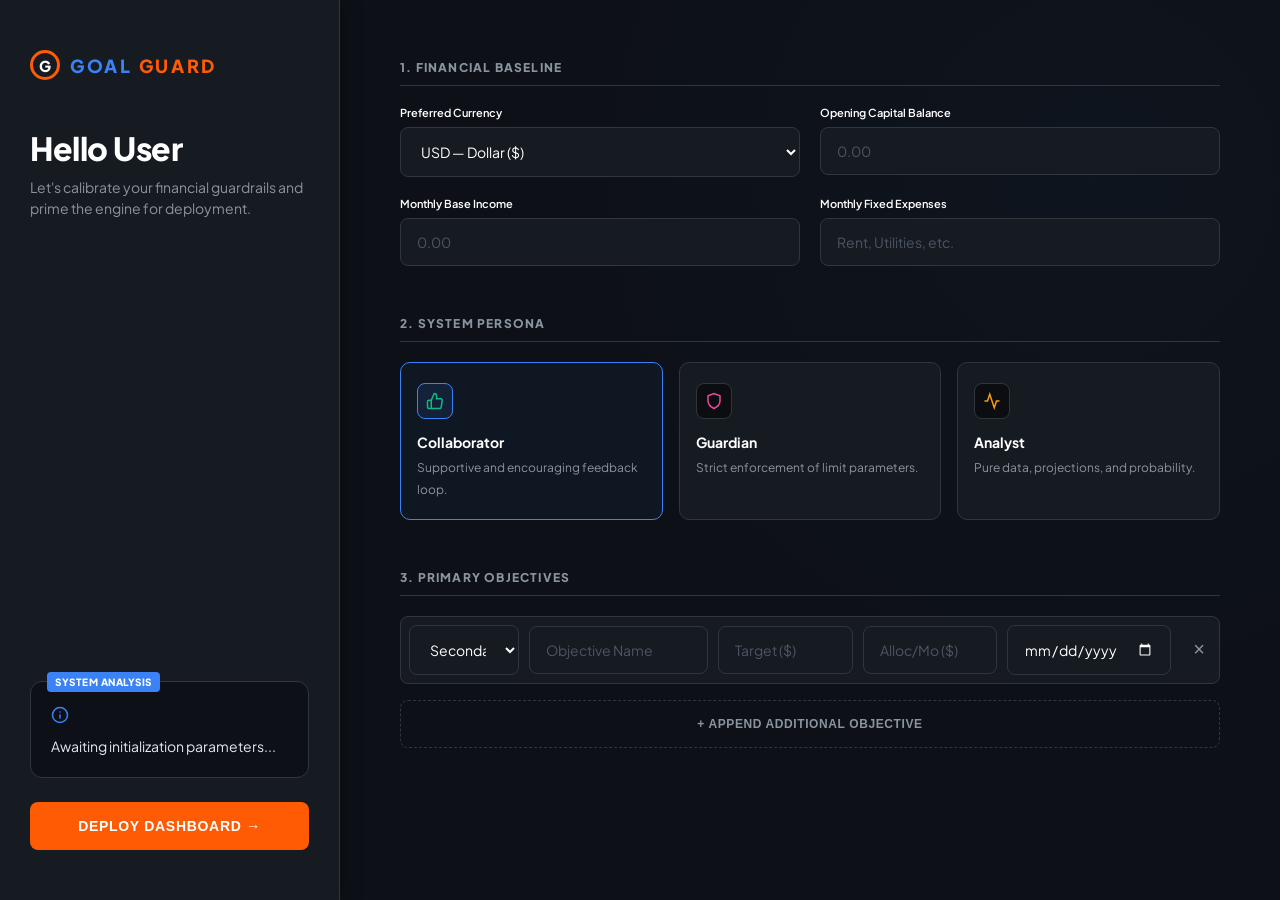
<file: docs/setup.html>
<!DOCTYPE html>
<html lang="en">
<head>
  <meta charset="UTF-8" />
  <meta name="viewport" content="width=device-width, initial-scale=1" />
  <title>GoalGuard — System Setup</title>
  <link href="https://fonts.googleapis.com/css2?family=Plus+Jakarta+Sans:wght@300;400;500;600;700;800&display=swap" rel="stylesheet">
  <style>
    :root {
      color-scheme: dark; 
      --bg: #0d1117;
      --panel: #161B22; 
      --orange: #FF5B04;
      --blue: #3b82f6;
      --mint: #10b981;
      --pink: #ec4899;
      --yellow: #f59e0b;
      --text: #ffffff;
      --text-dim: #8B949E; 
      --stroke: #30363d; 
    }

    * { box-sizing: border-box; }
    
    body {
      margin: 0;
      background-color: var(--bg);
      color: var(--text);
      font-family: 'Plus Jakarta Sans', sans-serif;
      display: flex;
      height: 100vh;
      overflow: hidden;
    }

    @keyframes slideInRight { 0% { opacity: 0; transform: translateX(20px); } 100% { opacity: 1; transform: translateX(0); } }
    @keyframes fadeIn { 0% { opacity: 0; } 100% { opacity: 1; } }

    /* LEFT SIDEBAR (Desktop) */
    .sidebar {
      width: 340px; /* Slightly wider for executive feel */
      background-color: var(--panel); 
      border-right: 1px solid var(--stroke);
      padding: 50px 30px; 
      display: flex;
      flex-direction: column;
      /* space-between works better when wrapper divs are removed */
      justify-content: space-between; 
      z-index: 10;
      box-shadow: 4px 0 20px rgba(0,0,0,0.2);
    }

    .brand { display: flex; align-items: center; gap: 10px; margin-bottom: 50px; user-select: none; }
    .brand-icon { width: 30px; height: 30px; border-radius: 50%; border: 3px solid var(--orange); display: flex; align-items: center; justify-content: center; font-weight: 800; font-size: 15px; color: #fff; }
    .brand-text { font-weight: 800; font-size: 18px; letter-spacing: 0.15em; }

    .welcome-text h1 { font-size: 32px; font-weight: 800; margin: 0 0 10px; line-height: 1.15; letter-spacing: -0.5px; }
    .welcome-text p { color: var(--text-dim); font-size: 14px; line-height: 1.5; margin: 0; }

    /* FIX: Anchoring AI Terminal to the bottom */
    .ai-terminal { 
      background: var(--bg); 
      border: 1px solid var(--stroke); 
      border-radius: 12px; 
      padding: 24px 20px 20px 20px; 
      margin-top: auto; /* Pushes it to the bottom of the flex container */
      margin-bottom: 24px; 
      position: relative; 
      transition: all 0.3s ease;
    }
    
    .ai-badge { position: absolute; top: -10px; left: 16px; background: var(--blue); color: #fff; font-size: 10px; font-weight: 800; letter-spacing: 0.05em; padding: 4px 8px; border-radius: 4px; text-transform: uppercase; }
    .ai-terminal-icon { margin-bottom: 12px; display: flex; align-items: center; }
    .ai-message { font-size: 14px; color: #e2e8f0; line-height: 1.5; }
    .ai-message b { color: #fff; font-weight: 700; }
    .ai-message .warning { color: var(--orange); font-weight: 700; }

    .btn-launch { background: var(--orange); color: #fff; border: none; border-radius: 8px; padding: 16px; font-size: 14px; font-weight: 800; text-transform: uppercase; letter-spacing: 0.05em; cursor: pointer; transition: all 0.2s; width: 100%; }
    .btn-launch:hover { transform: translateY(-2px); box-shadow: 0 8px 20px rgba(255, 91, 4, 0.3); background: #ff6a1a; }

    /* RIGHT CONTENT */
    .main-content { flex: 1; padding: 60px 60px; overflow-y: auto; scrollbar-width: none; background-image: radial-gradient(circle at 80% 20%, rgba(59, 130, 246, 0.03) 0%, transparent 50%); }
    .main-content::-webkit-scrollbar { display: none; }

    .form-section { max-width: 820px; margin: 0 auto 50px auto; animation: slideInRight 0.5s cubic-bezier(0.16, 1, 0.3, 1) forwards; opacity: 0; }
    .form-section:nth-child(2) { animation-delay: 0.1s; }
    .form-section:nth-child(3) { animation-delay: 0.2s; }

    .section-header { font-size: 12px; font-weight: 800; color: var(--text-dim); text-transform: uppercase; letter-spacing: 0.1em; margin-bottom: 20px; border-bottom: 1px solid var(--stroke); padding-bottom: 10px; }
    .grid-2 { display: grid; grid-template-columns: 1fr 1fr; gap: 20px; }
    .input-group { display: flex; flex-direction: column; gap: 8px; }
    .input-group label { font-size: 11px; font-weight: 600; color: #fff; }
    
    input, select { background: var(--panel); border: 1px solid var(--stroke); border-radius: 8px; padding: 14px 16px; color: #fff; font-family: inherit; font-size: 14px; outline: none; transition: all 0.2s; width: 100%; }
    input:focus, select:focus { border-color: var(--blue); background: rgba(0,0,0,0.3); box-shadow: 0 0 0 3px rgba(59, 130, 246, 0.15); }
    input::placeholder { color: #4b5563; }

    .persona-grid { display: grid; grid-template-columns: repeat(3, 1fr); gap: 16px; }
    .persona-card { background: var(--panel); border: 1px solid var(--stroke); border-radius: 10px; padding: 20px 16px; cursor: pointer; transition: all 0.2s; position: relative; overflow: hidden; }
    .persona-card:hover { border-color: #4b5563; background: rgba(255,255,255,0.02); }
    .persona-card.active { border-color: var(--blue); background: rgba(59, 130, 246, 0.05); }
    
    .persona-icon { width: 36px; height: 36px; border-radius: 8px; background: rgba(0,0,0,0.5); display: flex; align-items: center; justify-content: center; margin-bottom: 14px; border: 1px solid var(--stroke); transition: 0.2s; }
    .persona-card.active .persona-icon { border-color: var(--blue); background: rgba(59, 130, 246, 0.1); }
    .persona-title { font-weight: 700; font-size: 14px; color: #fff; display: block; margin-bottom: 4px; }
    .persona-desc { font-size: 12px; color: var(--text-dim); line-height: 1.4; }

    .goal-list { display: flex; flex-direction: column; gap: 12px; }
    .goal-row { display: grid; grid-template-columns: 110px 1.6fr 1.2fr 1.2fr 1.4fr 30px; gap: 10px; background: var(--panel); border: 1px solid var(--stroke); border-radius: 8px; padding: 8px; align-items: center; }
    
    .btn-remove { background: transparent; border: none; color: var(--text-dim); font-size: 20px; cursor: pointer; transition: 0.2s; display: flex; align-items: center; justify-content: center; width: 36px; height: 36px; border-radius: 6px;}
    .btn-remove:hover { color: #f87171; background: rgba(248, 113, 113, 0.1); }

    .btn-add { background: transparent; border: 1px dashed var(--stroke); color: var(--text-dim); width: 100%; padding: 16px; border-radius: 8px; font-weight: 700; font-size: 12px; cursor: pointer; transition: 0.2s; margin-top: 16px; letter-spacing: 0.05em; text-transform: uppercase; }
    .btn-add:hover { border-color: var(--blue); color: var(--blue); background: rgba(59, 130, 246, 0.05); }

    /* =========================================
       NATIVE MOBILE APP UI
    ========================================= */
    @media (max-width: 900px) {
      body { flex-direction: column; overflow-y: auto; height: auto; min-height: 100vh; padding-bottom: 90px; } 
      .sidebar { width: 100%; border-right: none; border-bottom: 1px solid var(--stroke); padding: 15px 20px; flex-direction: row; align-items: center; box-shadow: none; z-index: 20; flex: none; height: auto; background: rgba(22, 27, 34, 0.95); backdrop-filter: blur(10px); position: sticky; top: 0; }
      .brand { margin-bottom: 0; }
      .welcome-text { display: none; }
      .ai-terminal { display: none; } 
      .main-content { width: 100%; padding: 30px 20px; overflow-y: visible; flex: none; }
      .grid-2 { grid-template-columns: 1fr; }
      .persona-grid { grid-template-columns: 1fr; }
      .goal-row { grid-template-columns: 1fr 1fr; gap: 10px; padding: 16px; }
      .btn-launch { position: fixed; bottom: 0; left: 0; width: 100%; border-radius: 0; height: 80px; font-size: 16px; z-index: 100; box-shadow: 0 -10px 30px rgba(0,0,0,0.5); padding-bottom: env(safe-area-inset-bottom); }
    }
  </style>
</head>
<body>

  <aside class="sidebar">
    <div class="brand">
      <div class="brand-icon">G</div>
      <div class="brand-text"><span style="color: var(--blue);">GOAL</span> <span style="color: var(--orange);">GUARD</span></div>
    </div>
    
    <div class="welcome-text">
      <h1 id="userName">Hello User</h1>
      <p>Let's calibrate your financial guardrails and prime the engine for deployment.</p>
    </div>

    <div class="ai-terminal" id="aiBar">
      <div class="ai-badge">SYSTEM ANALYSIS</div>
      <div class="ai-terminal-icon">
        <svg width="18" height="18" viewBox="0 0 24 24" fill="none" stroke="var(--blue)" stroke-width="2" stroke-linecap="round" stroke-linejoin="round">
          <circle cx="12" cy="12" r="10"></circle><line x1="12" y1="16" x2="12" y2="12"></line><line x1="12" y1="8" x2="12.01" y2="8"></line>
        </svg>
      </div>
      <div class="ai-message" id="aiMessage">Awaiting initialization parameters...</div>
    </div>

    <button type="button" class="btn-launch" id="finishBtn" onclick="submitSetup()">DEPLOY DASHBOARD &rarr;</button>
  </aside>

  <main class="main-content">
    <form id="setupForm">
      <div class="form-section">
        <div class="section-header">1. Financial Baseline</div>
        <div class="grid-2">
          <div class="input-group">
            <label>Preferred Currency</label>
            <select id="currency" required>
              <option value="USD">USD — Dollar ($)</option>
              <option value="AED">AED — Dirham (د.إ)</option>
              <option value="PKR">PKR — Rupee (₨)</option>
              <option value="INR">INR — Rupee (₹)</option>
              <option value="GBP">GBP — Pound (£)</option>
            </select>
          </div>
          <div class="input-group"><label>Opening Capital Balance</label><input type="number" id="balance" placeholder="0.00" required></div>
          <div class="input-group"><label>Monthly Base Income</label><input type="number" id="income" placeholder="0.00" required></div>
          <div class="input-group"><label>Monthly Fixed Expenses</label><input type="number" id="expenses" placeholder="Rent, Utilities, etc." required></div>
        </div>
      </div>

      <div class="form-section">
        <div class="section-header">2. System Persona</div>
        <div class="persona-grid">
          <div class="persona-card active" data-value="Friendly" onclick="selectPersona(this)">
            <div class="persona-icon"><svg width="18" height="18" viewBox="0 0 24 24" fill="none" stroke="var(--mint)" stroke-width="2"><path d="M14 9V5a3 3 0 0 0-3-3l-4 9v11h11.28a2 2 0 0 0 2-1.7l1.38-9a2 2 0 0 0-2-2.3zM7 22H4a2 2 0 0 1-2-2v-7a2 2 0 0 1 2-2h3"></path></svg></div>
            <span class="persona-title">Collaborator</span><span class="persona-desc">Supportive and encouraging feedback loop.</span>
          </div>
          <div class="persona-card" data-value="Strict Guard" onclick="selectPersona(this)">
            <div class="persona-icon"><svg width="18" height="18" viewBox="0 0 24 24" fill="none" stroke="var(--pink)" stroke-width="2"><path d="M12 22s8-4 8-10V5l-8-3-8 3v7c0 6 8 10 8 10z"></path></svg></div>
            <span class="persona-title">Guardian</span><span class="persona-desc">Strict enforcement of limit parameters.</span>
          </div>
          <div class="persona-card" data-value="Strategist" onclick="selectPersona(this)">
            <div class="persona-icon"><svg width="18" height="18" viewBox="0 0 24 24" fill="none" stroke="var(--yellow)" stroke-width="2"><polyline points="22 12 18 12 15 21 9 3 6 12 2 12"></polyline></svg></div>
            <span class="persona-title">Analyst</span><span class="persona-desc">Pure data, projections, and probability.</span>
          </div>
        </div>
        <input type="hidden" id="personaValue" value="Friendly">
      </div>

      <div class="form-section">
        <div class="section-header">3. Primary Objectives</div>
        <div class="goal-list" id="goalList">
          <div class="goal-row">
            <select class="goal-priority"><option value="Primary">Primary</option><option value="Secondary" selected>Secondary</option></select>
            <input type="text" class="goal-name" placeholder="Objective Name" required>
            <input type="number" class="goal-target" placeholder="Target ($)" required>
            <input type="number" class="goal-monthly" placeholder="Alloc/Mo ($)" required>
            <input type="date" class="goal-date" required>
            <button type="button" class="btn-remove" onclick="removeRow(this)">&times;</button>
          </div>
        </div>
        <button type="button" class="btn-add" onclick="addGoalRow()">+ Append Additional Objective</button>
      </div>
    </form>
  </main>

  <script type="module">
    import { supabase } from "./supabaseClient.js";

    async function init() {
      const { data: { user } } = await supabase.auth.getUser();
      if (!user) { window.location.href = "./signin.html"; return; }
      const fullName = user.user_metadata?.full_name || "User";
      document.getElementById('userName').innerText = `Hello ${fullName.split(' ')[0]}`;
    }
    init();

    window.selectPersona = function(cardElement) {
      document.querySelectorAll('.persona-card').forEach(c => c.classList.remove('active'));
      cardElement.classList.add('active');
      document.getElementById('personaValue').value = cardElement.dataset.value;
    };

    window.addGoalRow = function() {
      const row = document.createElement('div');
      row.className = 'goal-row';
      row.innerHTML = `
        <select class="goal-priority"><option value="Primary">Primary</option><option value="Secondary" selected>Secondary</option></select>
        <input type="text" class="goal-name" placeholder="Objective Name" required>
        <input type="number" class="goal-target" placeholder="Target ($)" required>
        <input type="number" class="goal-monthly" placeholder="Alloc/Mo ($)" required>
        <input type="date" class="goal-date" required>
        <button type="button" class="btn-remove" onclick="removeRow(this)">&times;</button>
      `;
      document.getElementById('goalList').appendChild(row);
      row.querySelectorAll('input, select').forEach(el => el.addEventListener('input', runAnalysis));
    };

    window.removeRow = function(btn) { btn.parentElement.remove(); runAnalysis(); };

    window.runAnalysis = function() {
      const inc = parseFloat(document.getElementById('income').value) || 0;
      const exp = parseFloat(document.getElementById('expenses').value) || 0;
      let totalGoalCommit = 0;
      document.querySelectorAll('.goal-monthly').forEach(input => { totalGoalCommit += parseFloat(input.value) || 0; });

      const remaining = inc - exp;
      const aiText = document.getElementById('aiMessage');
      const aiBar = document.getElementById('aiBar');

      if (inc === 0 && exp === 0) {
        aiBar.style.borderColor = "var(--stroke)";
        aiText.innerHTML = "Awaiting initialization parameters...";
        return;
      }

      if (remaining >= totalGoalCommit) {
        aiBar.style.borderColor = "var(--stroke)"; 
        aiText.innerHTML = `System Viable. Operating surplus stands at <b>$${remaining}</b>. Objective allocations (<b>$${totalGoalCommit}</b>) fall safely within guardrails.`;
      } else {
        aiBar.style.borderColor = "var(--orange)";
        aiText.innerHTML = `<span class="warning">Warning: Critical Over-leverage.</span> Total allocations (<b>$${totalGoalCommit}</b>) exceed your operational surplus (<b>$${remaining}</b>). Adjust inputs to proceed safely.`;
      }
    };

    ['income', 'expenses'].forEach(id => document.getElementById(id).addEventListener('input', runAnalysis));
    document.querySelectorAll('.goal-monthly').forEach(el => el.addEventListener('input', runAnalysis));

    window.submitSetup = async function() {
      const form = document.getElementById('setupForm');
      if(!form.checkValidity()) { form.reportValidity(); return; }

      const { data: { user } } = await supabase.auth.getUser();
      if (!user) return;

      const profileData = {
        currencyCode: document.getElementById('currency').value,
        incomeMonthly: Number(document.getElementById('income').value),
        expensesMonthly: Number(document.getElementById('expenses').value),
        startingBalance: Number(document.getElementById('balance').value),
        agentStyle: document.getElementById('personaValue').value,
        setupCompletedAt: new Date().toISOString()
      };

      const goals = [];
      document.querySelectorAll('.goal-row').forEach(row => {
        goals.push({
          id: Date.now().toString() + Math.random().toString(36).substr(2, 9), 
          name: row.querySelector('.goal-name').value,
          target: Number(row.querySelector('.goal-target').value),
          weekly: Number(row.querySelector('.goal-monthly').value) || 0,
          type: row.querySelector('.goal-priority').value,
          dueDate: row.querySelector('.goal-date').value
        });
      });

      localStorage.setItem(`goalguard_profile_${user.id}`, JSON.stringify(profileData));
      localStorage.setItem(`goalguard_goals_${user.id}`, JSON.stringify(goals));
      localStorage.setItem(`goalguard_balance_${user.id}`, profileData.startingBalance);
      
      window.location.href = "./dashboard.html";
    };
  </script>
</body>
</html>
</file>
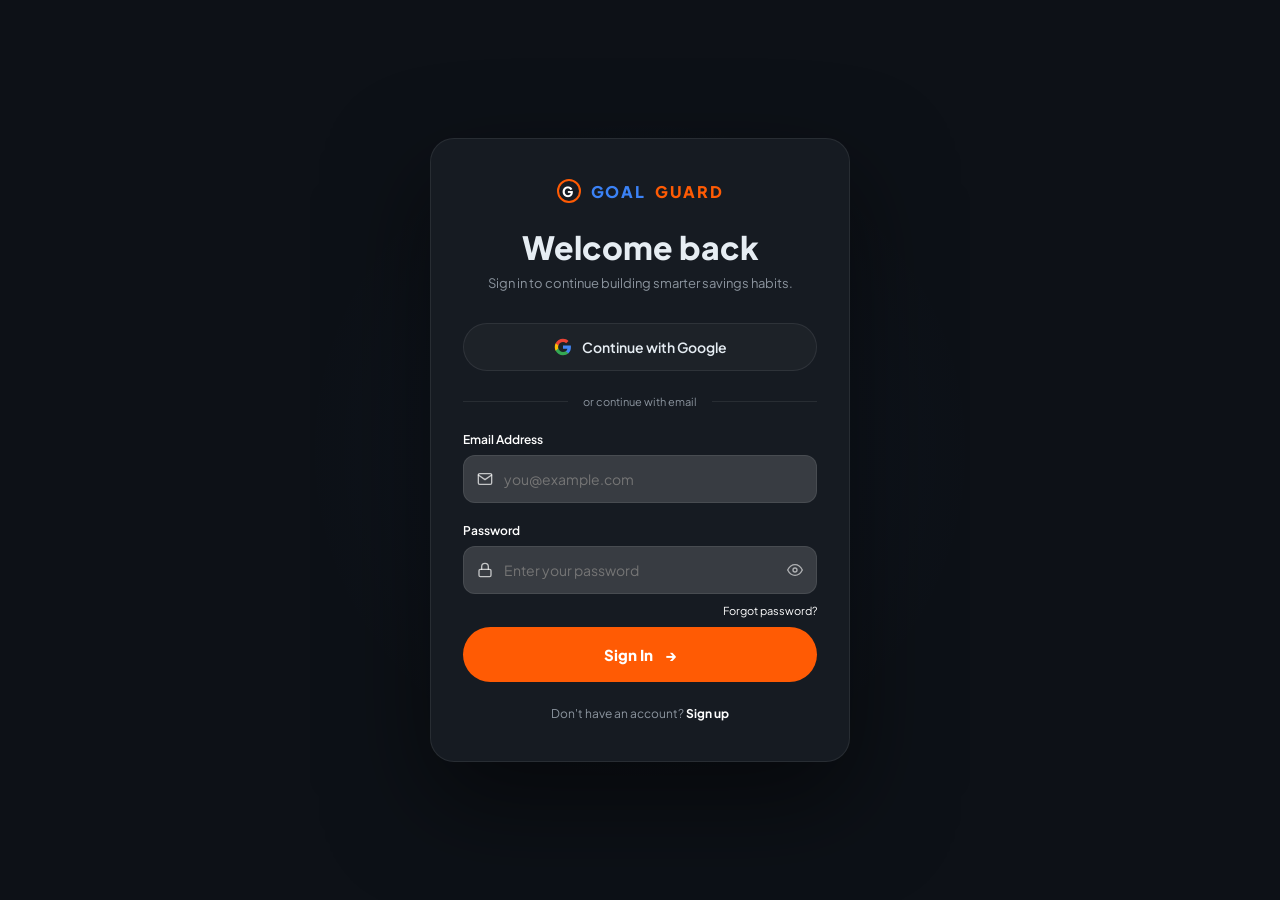
<file: docs/signin.html>
<!DOCTYPE html>
<html lang="en">
<head>
  <meta charset="UTF-8" />
  <meta name="viewport" content="width=device-width, initial-scale=1" />
  <title>Sign In - GoalGuard</title>
  <link rel="icon" href="./favicon.png" type="image/png">
  <link href="https://fonts.googleapis.com/css2?family=Plus+Jakarta+Sans:wght@400;500;600;700;800&display=swap" rel="stylesheet">
  <style>
    :root {
      --bg: #0D1117;
      --card: #161B22;
      --input-bg: rgba(255, 255, 255, 0.15); 
      --border: rgba(255, 255, 255, 0.08);
      --border-focus: rgba(255, 255, 255, 0.4);
      --text: #E6EDF3;
      --text-dim: #8B949E;
      --orange: #FF5B04; 
      --brand-blue: #3b82f6; 
    }

    * { box-sizing: border-box; }

    body {
      margin: 0;
      padding: 0;
      background-color: var(--bg);
      color: var(--text);
      font-family: 'Plus Jakarta Sans', sans-serif;
      min-height: 100vh;
      display: flex;
      align-items: center;
      justify-content: center;
      position: relative;
      overflow: hidden;
    }

    .bg-glow {
      position: absolute;
      top: 50%;
      left: 50%;
      transform: translate(-50%, -50%);
      width: 800px;
      height: 800px;
      background: radial-gradient(circle, rgba(59, 130, 246, 0.05) 0%, transparent 60%);
      z-index: 0;
      pointer-events: none;
    }

    .auth-card {
      background: var(--card);
      border: 1px solid var(--border);
      border-radius: 24px;
      padding: 40px 32px;
      width: 100%;
      max-width: 420px;
      position: relative;
      z-index: 1;
      box-shadow: 0 40px 100px rgba(0, 0, 0, 0.5);
    }

    .auth-header { text-align: center; margin-bottom: 32px; }

    .brand-logo {
      display: flex;
      align-items: center;
      justify-content: center;
      gap: 10px;
      font-size: 16px;
      font-weight: 800;
      letter-spacing: 0.1em;
      margin-bottom: 24px;
    }

    .brand-icon {
      width: 24px;
      height: 24px;
      border: 2px solid var(--orange);
      border-radius: 50%;
      display: flex;
      align-items: center;
      justify-content: center;
      color: #ffffff;
      font-size: 14px;
      font-weight: 900;
    }

    .auth-title { font-size: 32px; font-weight: 800; margin: 0 0 8px; }
    .auth-subtitle { font-size: 13px; color: var(--text-dim); margin: 0; }

    .btn-google {
      width: 100%;
      background: rgba(255, 255, 255, 0.03);
      border: 1px solid var(--border);
      border-radius: 99px;
      padding: 14px;
      color: var(--text);
      font-family: inherit;
      font-size: 14px;
      font-weight: 600;
      cursor: pointer;
      display: flex;
      align-items: center;
      justify-content: center;
      gap: 10px;
      transition: all 0.2s;
    }

    .divider {
      display: flex;
      align-items: center;
      text-align: center;
      margin: 24px 0;
      color: var(--text-dim);
      font-size: 11px;
    }

    .divider::before, .divider::after { content: ''; flex: 1; border-bottom: 1px solid var(--border); }
    .divider:not(:empty)::before { margin-right: 15px; }
    .divider:not(:empty)::after { margin-left: 15px; }

    .input-group { margin-bottom: 20px; position: relative; }
    .input-label { display: block; font-size: 12px; color: #ffffff; margin-bottom: 8px; font-weight: 600; }
    .input-wrapper { position: relative; }

    .input-icon {
      position: absolute;
      left: 14px;
      top: 50%;
      transform: translateY(-50%);
      color: rgba(255, 255, 255, 0.7); 
      width: 16px;
      height: 16px;
      pointer-events: none;
    }

    .input-field {
      width: 100%;
      background: var(--input-bg);
      border: 1px solid var(--border);
      border-radius: 12px;
      padding: 14px 14px 14px 40px;
      color: #ffffff; 
      font-family: inherit;
      font-size: 14px;
      transition: all 0.2s;
    }

    .input-field:focus { outline: none; border-color: var(--border-focus); background: rgba(255, 255, 255, 0.2); }

    .icon-eye {
      position: absolute;
      right: 14px;
      top: 50%;
      transform: translateY(-50%);
      color: #ffffff;
      width: 16px;
      height: 16px;
      cursor: pointer;
      opacity: 0.6;
    }

    .forgot-password { color: #ffffff; font-size: 11px; float: right; margin-top: -10px; margin-bottom: 10px; display: block; text-decoration: none; }

    .btn-submit {
      width: 100%;
      background: var(--orange); 
      color: #fff;
      border: none;
      border-radius: 99px; 
      padding: 18px 48px; 
      font-family: inherit;
      font-size: 15px;
      font-weight: 800;
      cursor: pointer;
      margin-top: 10px;
      display: flex;
      align-items: center;
      justify-content: center;
      gap: 12px;
      transition: transform 0.2s;
    }

    .btn-submit:hover { transform: translateY(-2px); }
    .btn-submit:disabled { opacity: 0.5; cursor: not-allowed; }

    .auth-footer { text-align: center; margin-top: 24px; font-size: 12px; color: var(--text-dim); }
    .auth-footer a { color: #ffffff; text-decoration: none; font-weight: 700; }

    #error-msg {
      color: #f87171;
      font-size: 12px;
      text-align: center;
      margin-top: 15px;
      display: none;
    }
  </style>
</head>
<body>

  <div class="bg-glow"></div>

  <div class="auth-card">
    <div class="auth-header">
      <div class="brand-logo">
        <div class="brand-icon">G</div>
        <span style="color:var(--brand-blue)">GOAL</span><span style="color:var(--orange)">GUARD</span>
      </div>
      <h1 class="auth-title">Welcome back</h1>
      <p class="auth-subtitle">Sign in to continue building smarter savings habits.</p>
    </div>

    <button class="btn-google" type="button">
      <svg width="18" height="18" viewBox="0 0 24 24" xmlns="http://www.w3.org/2000/svg">
        <path d="M22.56 12.25c0-.78-.07-1.53-.2-2.25H12v4.26h5.92c-.26 1.37-1.04 2.53-2.21 3.31v2.77h3.57c2.08-1.92 3.28-4.74 3.28-8.09z" fill="#4285F4"/>
        <path d="M12 23c2.97 0 5.46-.98 7.28-2.66l-3.57-2.77c-.98.66-2.23 1.06-3.71 1.06-2.86 0-5.29-1.93-6.16-4.53H2.18v2.84C3.99 20.53 7.7 23 12 23z" fill="#34A853"/>
        <path d="M5.84 14.09c-.22-.66-.35-1.36-.35-2.09s.13-1.43.35-2.09V7.07H2.18C1.43 8.55 1 10.22 1 12s.43 3.45 1.18 4.93l2.85-2.22.81-.62z" fill="#FBBC05"/>
        <path d="M12 5.38c1.62 0 3.06.56 4.21 1.64l3.15-3.15C17.45 2.09 14.97 1 12 1 7.7 1 3.99 3.47 2.18 7.07l3.66 2.84c.87-2.6 3.3-4.53 6.16-4.53z" fill="#EA4335"/>
      </svg>
      Continue with Google
    </button>

    <div class="divider">or continue with email</div>

    <form id="signInForm">
      <div class="input-group">
        <label class="input-label">Email Address</label>
        <div class="input-wrapper">
          <svg class="input-icon" viewBox="0 0 24 24" fill="none" stroke="currentColor" stroke-width="2" stroke-linecap="round" stroke-linejoin="round"><path d="M4 4h16c1.1 0 2 .9 2 2v12c0 1.1-.9 2-2 2H4c-1.1 0-2-.9-2-2V6c0-1.1.9-2 2-2z"></path><polyline points="22,6 12,13 2,6"></polyline></svg>
          <input type="email" id="email" class="input-field" placeholder="you@example.com" required>
        </div>
      </div>

      <div class="input-group">
        <label class="input-label">Password</label>
        <div class="input-wrapper">
          <svg class="input-icon" viewBox="0 0 24 24" fill="none" stroke="currentColor" stroke-width="2" stroke-linecap="round" stroke-linejoin="round"><rect x="3" y="11" width="18" height="11" rx="2" ry="2"></rect><path d="M7 11V7a5 5 0 0 1 10 0v4"></path></svg>
          <input type="password" id="password" class="input-field" placeholder="Enter your password" required>
          <svg class="icon-eye" id="togglePassword" viewBox="0 0 24 24" fill="none" stroke="currentColor" stroke-width="2" stroke-linecap="round" stroke-linejoin="round"><path d="M1 12s4-8 11-8 11 8 11 8-4 8-11 8-11-8-11-8z"></path><circle cx="12" cy="12" r="3"></circle></svg>
        </div>
      </div>
        
      <a href="#" class="forgot-password">Forgot password?</a>

      <button type="submit" id="submitBtn" class="btn-submit">Sign In <span>→</span></button>
      <div id="error-msg"></div>
    </form>

    <div class="auth-footer">
      Don't have an account? <a href="./signup.html">Sign up</a>
    </div>
  </div>

  <script type="module">
    import { supabase } from "./supabaseClient.js";
    
    const signInForm = document.getElementById("signInForm");
    const submitBtn = document.getElementById("submitBtn");
    const errorMsg = document.getElementById("error-msg");

    signInForm.addEventListener("submit", async (e) => {
      e.preventDefault();
      errorMsg.style.display = "none";
      submitBtn.disabled = true;
      submitBtn.innerText = "Signing in...";

      const email = document.getElementById("email").value;
      const password = document.getElementById("password").value;

      try {
        const { data, error } = await supabase.auth.signInWithPassword({
          email,
          password,
        });

        if (error) {
          errorMsg.innerText = error.message;
          errorMsg.style.display = "block";
          submitBtn.disabled = false;
          submitBtn.innerHTML = "Sign In <span>→</span>";
          return;
        }

        // --- SUCCESSFUL LOGIN: ROUTING LOGIC ---
        const user = data.user;
        const profileKey = `goalguard_profile_${user.id}`;
        const rawProfile = localStorage.getItem(profileKey);

        if (rawProfile) {
          const profileData = JSON.parse(rawProfile);
          // If setup is complete, go to Dashboard
          if (profileData.setupCompletedAt) {
            window.location.href = "./dashboard.html";
          } else {
            window.location.href = "./setup.html";
          }
        } else {
          // No profile found locally, send to Setup
          window.location.href = "./setup.html";
        }

      } catch (err) {
        errorMsg.innerText = "An unexpected error occurred.";
        errorMsg.style.display = "block";
        submitBtn.disabled = false;
        submitBtn.innerHTML = "Sign In <span>→</span>";
      }
    });
      
    // Password visibility toggle
    const toggleBtn = document.getElementById('togglePassword');
    const passwordInput = document.getElementById('password');
    toggleBtn?.addEventListener('click', () => {
        const type = passwordInput.getAttribute('type') === 'password' ? 'text' : 'password';
        passwordInput.setAttribute('type', type);
        toggleBtn.style.opacity = type === 'password' ? '0.6' : '1';
    });
  </script>
</body>
</html>
</file>
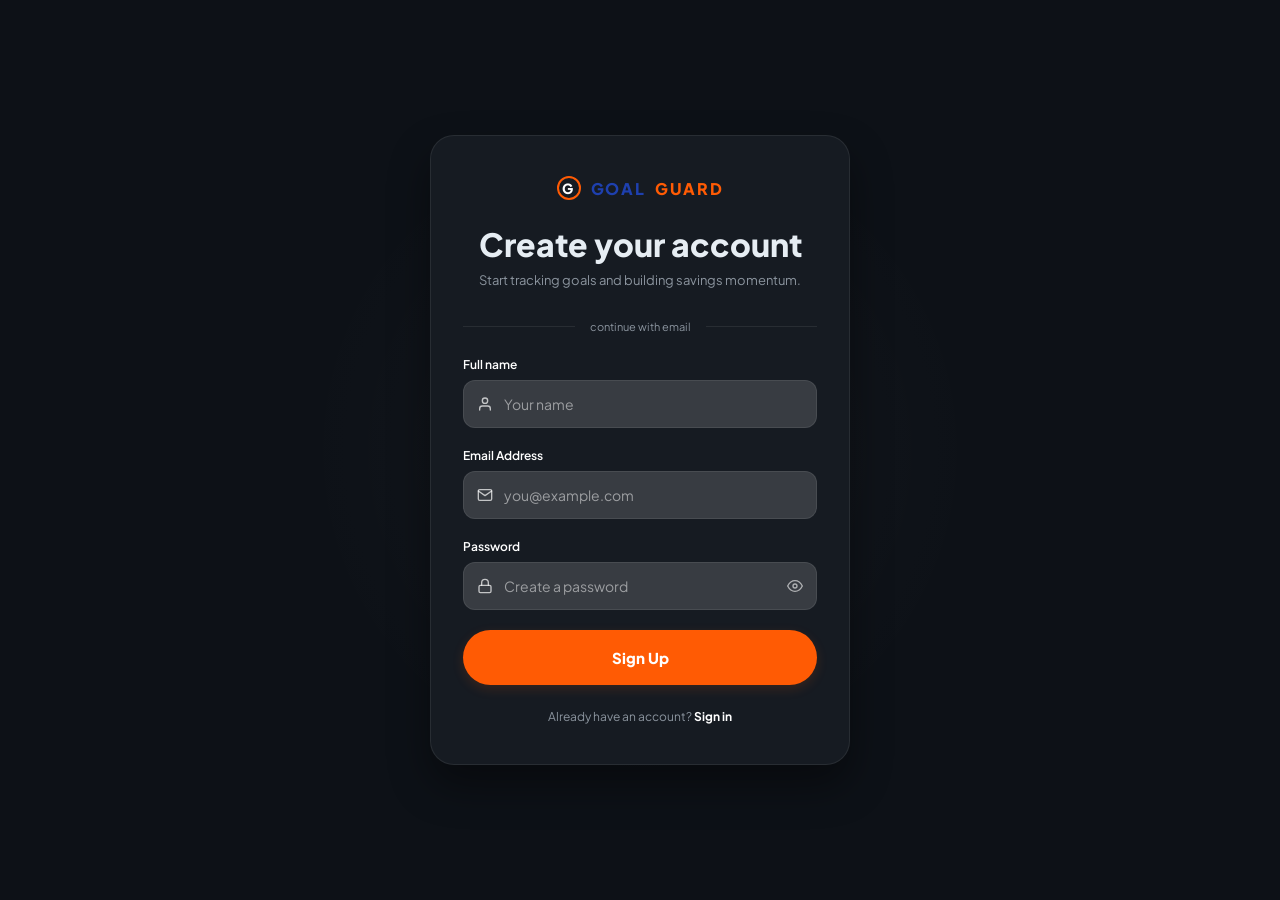
<file: docs/signup.html>
<!DOCTYPE html>
<html lang="en">
<head>
  <meta charset="UTF-8" />
  <meta name="viewport" content="width=device-width, initial-scale=1" />
  <title>Sign Up - GoalGuard</title>
  <link rel="icon" href="./favicon.png" type="image/png">
  <link href="https://fonts.googleapis.com/css2?family=Plus+Jakarta+Sans:wght@400;500;600;700;800&display=swap" rel="stylesheet">
  <style>
    :root {
      --bg: #0D1117;
      --card: #161B22;
      /* Light input background to match the new signin design */
      --input-bg: rgba(255, 255, 255, 0.15); 
      --border: rgba(255, 255, 255, 0.08);
      --border-focus: rgba(255, 255, 255, 0.4); /* White focus border */
      --text: #E6EDF3;
      --text-dim: #8B949E;
      --orange: #FF5B04; /* Orange action color */
      --brand-blue: #1e40af; /* Deep blue for logo text */
    }

    * { box-sizing: border-box; }
    html, body { height: 100%; }

    body {
      margin: 0;
      padding: 0;
      background-color: var(--bg);
      color: var(--text);
      font-family: 'Plus Jakarta Sans', sans-serif;
      min-height: 100vh;
      display: flex;
      align-items: center;
      justify-content: center;
      position: relative;
      overflow: hidden;
    }

    /* Subtle background glow */
    .bg-glow {
      position: absolute;
      top: 50%;
      left: 50%;
      transform: translate(-50%, -50%);
      width: 800px;
      height: 800px;
      background: radial-gradient(circle, rgba(255, 255, 255, 0.03) 0%, transparent 60%);
      z-index: 0;
      pointer-events: none;
    }

    .auth-card {
      background: var(--card);
      border: 1px solid var(--border);
      border-radius: 24px;
      padding: 40px 32px;
      width: 100%;
      max-width: 420px;
      position: relative;
      z-index: 1;
      box-shadow: 0 20px 40px rgba(0, 0, 0, 0.4);
    }

    /* Logo & Header */
    .auth-header {
      text-align: center;
      margin-bottom: 32px;
    }

    .brand-logo {
      display: flex;
      align-items: center;
      justify-content: center;
      gap: 10px;
      font-size: 16px;
      font-weight: 800;
      letter-spacing: 0.1em;
      margin-bottom: 24px;
    }

    .brand-icon {
      width: 24px;
      height: 24px;
      border: 2px solid var(--orange);
      border-radius: 50%;
      display: flex;
      align-items: center;
      justify-content: center;
      color: #ffffff; /* White G */
      font-size: 14px;
      font-weight: 900;
    }

    .auth-title {
      font-size: 32px;
      font-weight: 800;
      margin: 0 0 8px;
    }

    .auth-subtitle {
      font-size: 13px;
      color: var(--text-dim);
      margin: 0;
    }

    /* Divider */
    .divider {
      display: flex;
      align-items: center;
      text-align: center;
      margin: 18px 0 24px 0;
      color: var(--text-dim);
      font-size: 11px;
    }

    .divider::before,
    .divider::after {
      content: '';
      flex: 1;
      border-bottom: 1px solid var(--border);
    }

    .divider:not(:empty)::before { margin-right: 15px; }
    .divider:not(:empty)::after { margin-left: 15px; }

    /* Form Fields */
    .input-group {
      margin-bottom: 20px;
      position: relative;
    }

    .input-label {
      display: block;
      font-size: 12px;
      color: #ffffff; /* White label */
      margin-bottom: 8px;
      font-weight: 600;
      text-align: left;
    }

    .input-wrapper {
      position: relative;
    }

    .input-icon {
      position: absolute;
      left: 14px;
      top: 50%;
      transform: translateY(-50%);
      color: rgba(255, 255, 255, 0.7); /* Brighter icon for light bar */
      width: 16px;
      height: 16px;
      pointer-events: none;
    }

    .input-field {
      width: 100%;
      background: var(--input-bg);
      border: 1px solid var(--border);
      border-radius: 12px;
      padding: 14px 14px 14px 40px;
      color: #ffffff; /* White text */
      font-family: inherit;
      font-size: 14px;
      transition: all 0.2s;
    }

    .input-field:focus {
      outline: none;
      border-color: var(--border-focus);
      background: rgba(255, 255, 255, 0.2); 
    }

    .input-field::placeholder {
      color: rgba(255, 255, 255, 0.5); 
    }

    /* Eye icon */
    .icon-eye {
      position: absolute;
      right: 14px;
      top: 50%;
      transform: translateY(-50%);
      color: #ffffff; /* White icon */
      width: 16px;
      height: 16px;
      cursor: pointer;
      opacity: 0.6;
    }
    .icon-eye:hover { opacity: 1; }

    /* Primary Submit Button (Reduced Shine, matching signin) */
    .btn-submit {
      width: 100%;
      background: var(--orange); 
      color: #fff;
      border: none;
      border-radius: 99px; /* Pill shape */
      padding: 18px 48px; 
      font-family: inherit;
      font-size: 15px;
      font-weight: 800;
      cursor: pointer;
      margin-top: 10px;
      display: flex;
      align-items: center;
      justify-content: center;
      gap: 12px;
      box-shadow: 0 4px 12px rgba(255, 91, 4, 0.15); /* Reduced shine */
      transition: transform 0.2s, box-shadow 0.2s;
    }

    .btn-submit:hover {
      transform: translateY(-2px);
      box-shadow: 0 6px 16px rgba(255, 91, 4, 0.25);
    }
    
    .btn-submit.disabled {
      opacity: 0.65;
      pointer-events: none;
    }

    /* Footer */
    .auth-footer {
      text-align: center;
      margin-top: 24px;
      font-size: 12px;
      color: var(--text-dim);
    }

    /* Footer links */
    .auth-footer a {
      color: #ffffff; /* White link */
      text-decoration: none;
      font-weight: 700;
    }

    .auth-footer a:hover {
      text-decoration: underline;
    }
  </style>
</head>
<body>

  <div class="bg-glow"></div>

  <div class="auth-card">
    <div class="auth-header">
      <div class="brand-logo">
        <div class="brand-icon">G</div>
        <span style="color:var(--brand-blue)">GOAL</span><span style="color:var(--orange)">GUARD</span>
      </div>
      <h1 class="auth-title">Create your account</h1>
      <p class="auth-subtitle">Start tracking goals and building savings momentum.</p>
    </div>

    <div class="divider">continue with email</div>

    <form class="auth-form" id="signupForm">
      
      <div class="input-group">
        <label class="input-label" for="name">Full name</label>
        <div class="input-wrapper">
          <svg class="input-icon" viewBox="0 0 24 24" fill="none" stroke="currentColor" stroke-width="2" stroke-linecap="round" stroke-linejoin="round"><path d="M20 21v-2a4 4 0 0 0-4-4H8a4 4 0 0 0-4 4v2"></path><circle cx="12" cy="7" r="4"></circle></svg>
          <input id="name" type="text" class="input-field" placeholder="Your name" autocomplete="name" />
        </div>
      </div>

      <div class="input-group">
        <label class="input-label" for="email">Email Address</label>
        <div class="input-wrapper">
          <svg class="input-icon" viewBox="0 0 24 24" fill="none" stroke="currentColor" stroke-width="2" stroke-linecap="round" stroke-linejoin="round"><path d="M4 4h16c1.1 0 2 .9 2 2v12c0 1.1-.9 2-2 2H4c-1.1 0-2-.9-2-2V6c0-1.1.9-2 2-2z"></path><polyline points="22,6 12,13 2,6"></polyline></svg>
          <input id="email" type="email" class="input-field" placeholder="you@example.com" autocomplete="email" required />
        </div>
      </div>

      <div class="input-group">
        <label class="input-label" for="password">Password</label>
        <div class="input-wrapper">
          <svg class="input-icon" viewBox="0 0 24 24" fill="none" stroke="currentColor" stroke-width="2" stroke-linecap="round" stroke-linejoin="round"><rect x="3" y="11" width="18" height="11" rx="2" ry="2"></rect><path d="M7 11V7a5 5 0 0 1 10 0v4"></path></svg>
          <input id="password" type="password" class="input-field" placeholder="Create a password" autocomplete="new-password" minlength="6" required />
          <svg class="icon-eye" viewBox="0 0 24 24" fill="none" stroke="currentColor" stroke-width="2" stroke-linecap="round" stroke-linejoin="round"><path d="M1 12s4-8 11-8 11 8 11 8-4 8-11 8-11-8-11-8z"></path><circle cx="12" cy="12" r="3"></circle></svg>
        </div>
      </div>
        
      <button type="submit" class="btn-submit" id="signupBtn">Sign Up</button>
    </form>

    <div class="auth-footer">
      Already have an account? <a href="./signin.html">Sign in</a>
    </div>
  </div>

  <script type="module">
    import { supabase } from "./supabaseClient.js";

    // ✅ IMPORTANT: DO NOT auto-redirect on page load.
    // User clicked "Sign up" so always show signup page.

    const form = document.getElementById("signupForm");
    const signupBtn = document.getElementById("signupBtn");

    // Added visual logic for the eye icon to match sign in page
    const eyeIcon = document.querySelector('.icon-eye');
    const passwordInput = document.getElementById('password');
    eyeIcon?.addEventListener('click', () => {
        const type = passwordInput.getAttribute('type') === 'password' ? 'text' : 'password';
        passwordInput.setAttribute('type', type);
        eyeIcon.style.opacity = type === 'password' ? '0.6' : '1';
    });

    form.addEventListener("submit", async (e) => {
      e.preventDefault();

      signupBtn.textContent = "Creating account...";
      signupBtn.classList.add("disabled");

      const email = document.getElementById("email").value.replace(/\s+/g, "").toLowerCase();
      const password = document.getElementById("password").value;
      const fullName = document.getElementById("name").value.trim();

      try {
        const { data, error } = await supabase.auth.signUp({
          email,
          password,
          options: {
            data: fullName ? { full_name: fullName } : {}
          }
        });

        console.log("SIGNUP DATA:", data);
        console.log("SIGNUP ERROR:", error);

        if (error) {
          alert(error.message);
          return;
        }

        // ✅ Your requirement: ALWAYS redirect to sign in after signup
        window.location.href = "./signin.html";

      } catch (err) {
        console.error("❌ signup crashed:", err);
        alert("Signup crashed — check console.");
      } finally {
        signupBtn.textContent = "Sign Up";
        signupBtn.classList.remove("disabled");
      }
    });
  </script>
</body>
</html>
</file>
